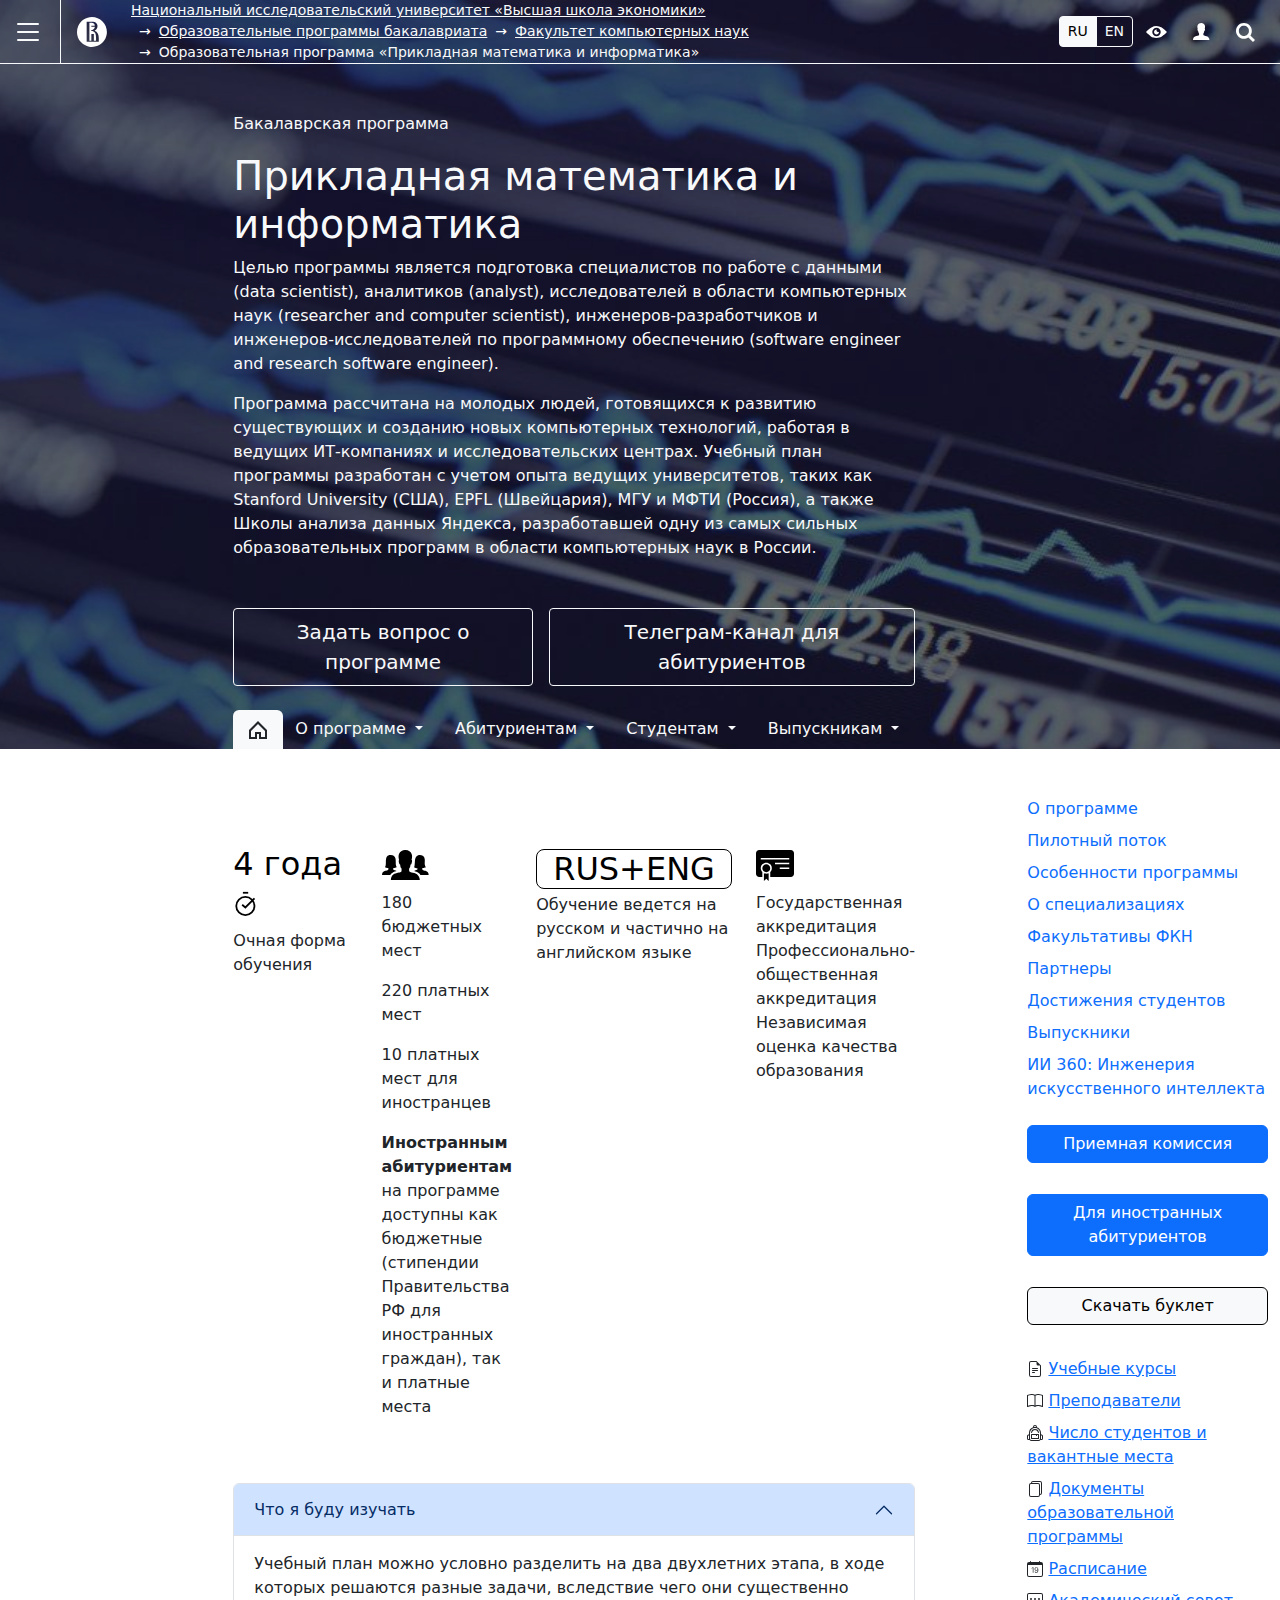
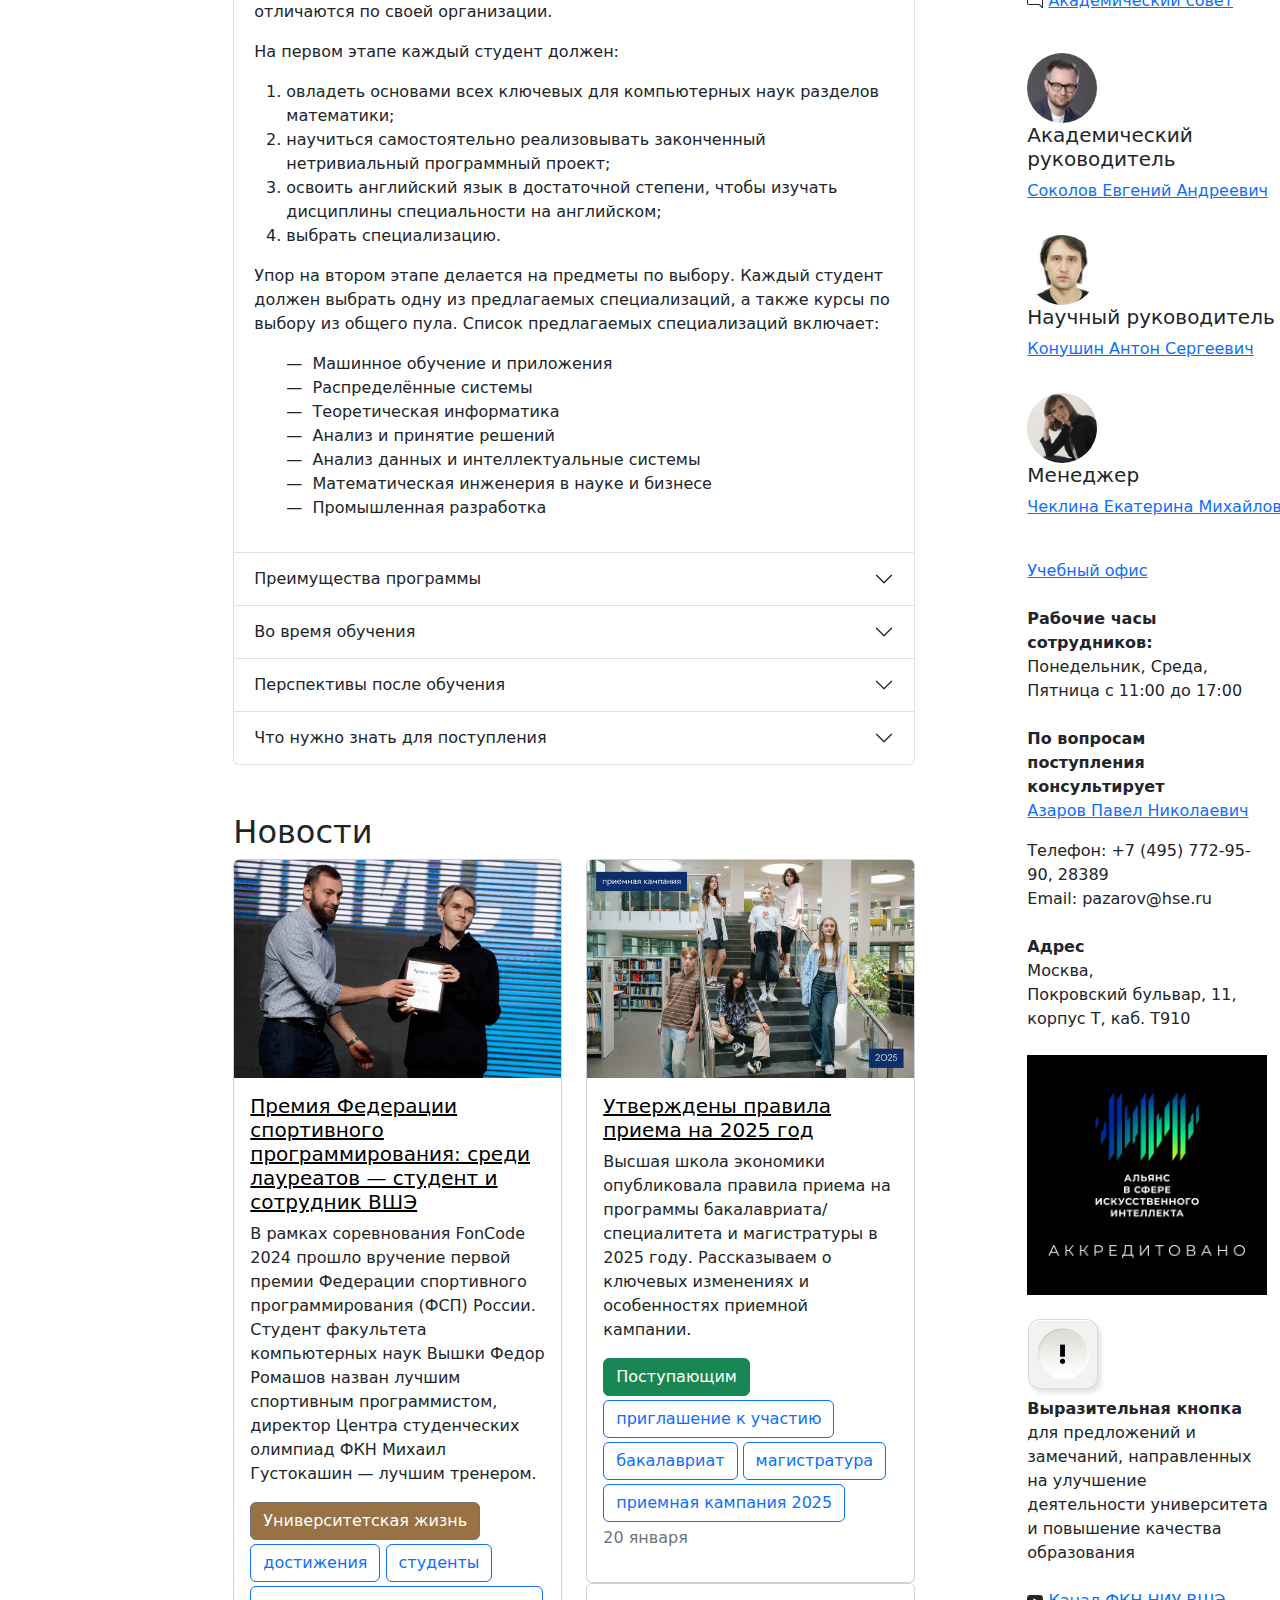
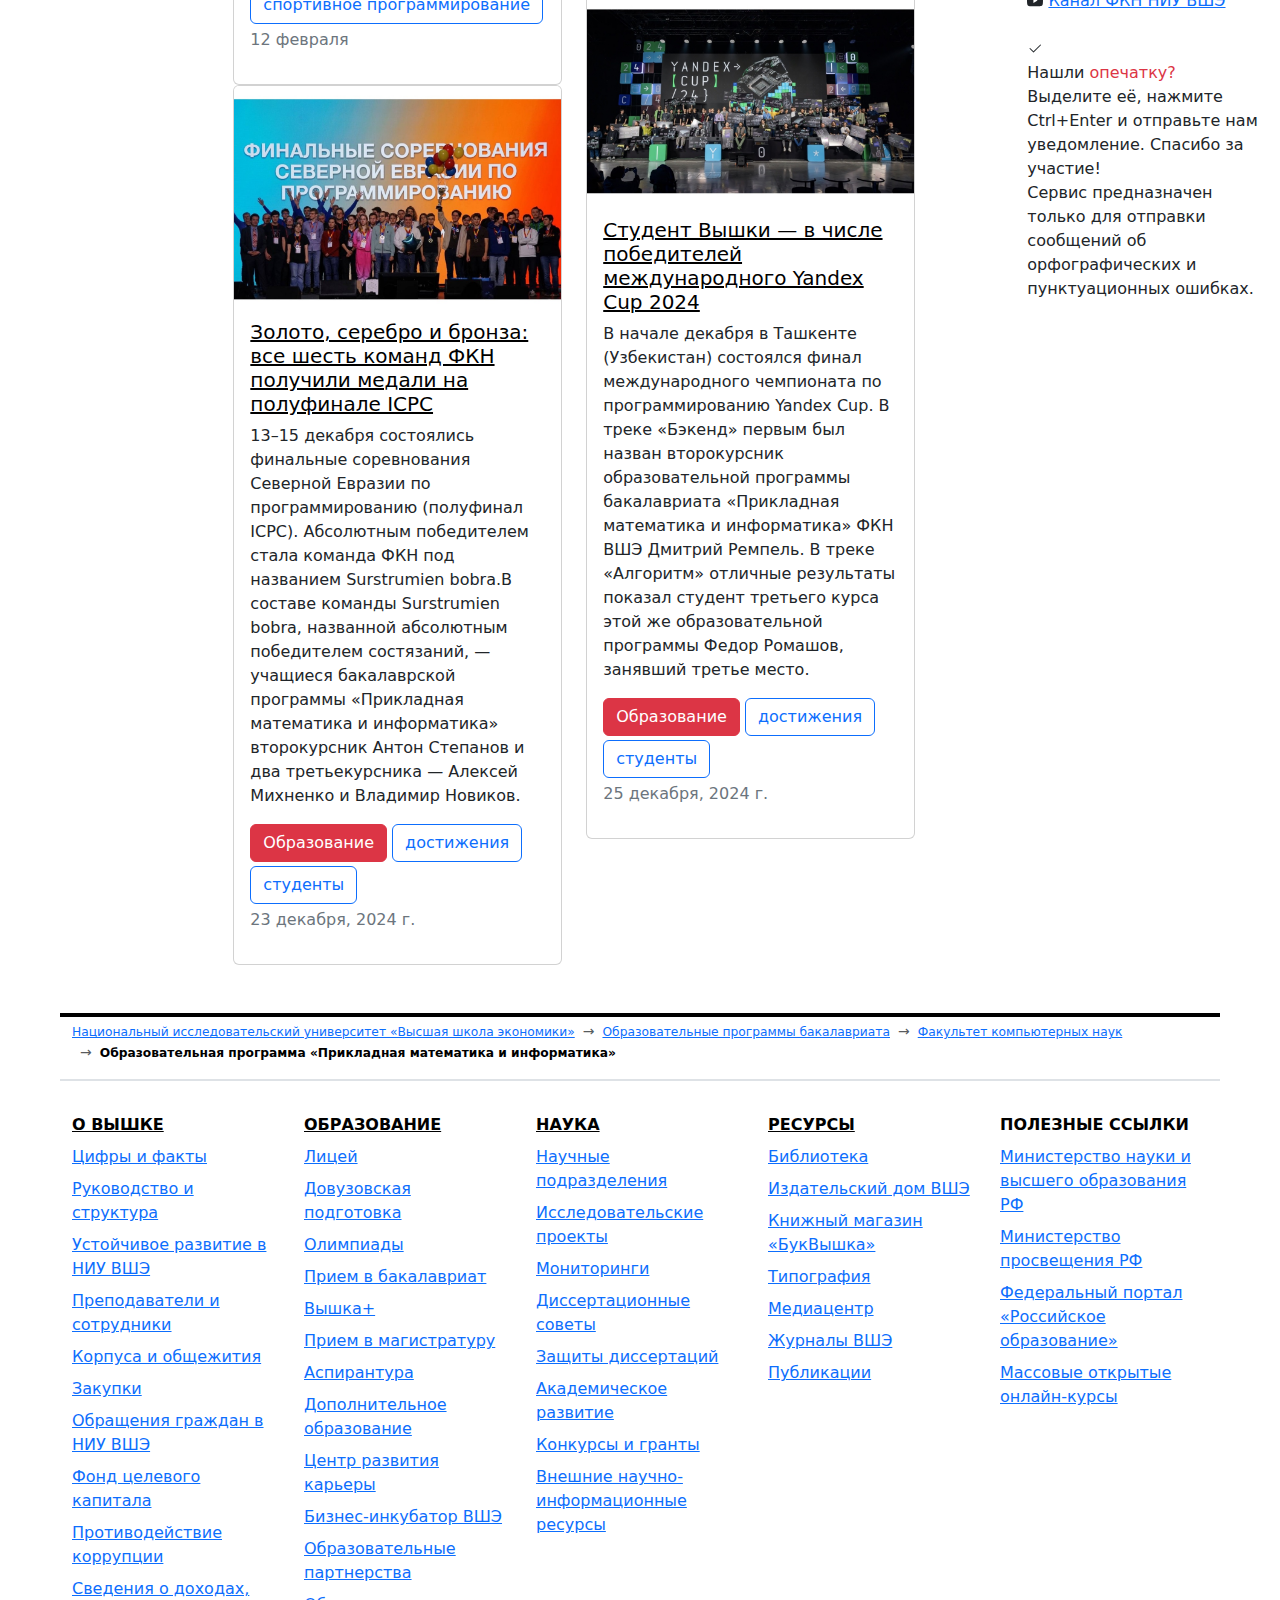
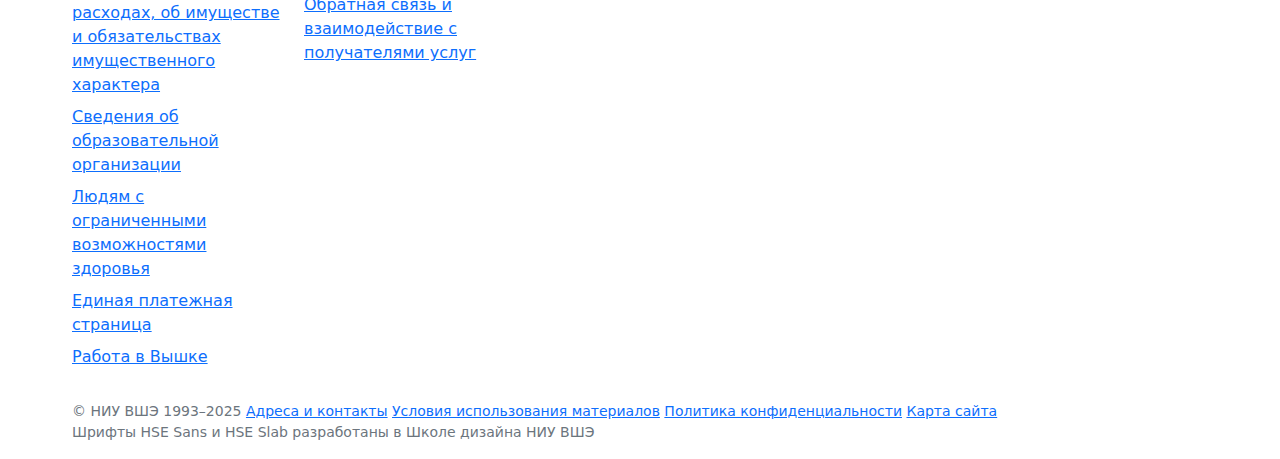
<file: index.html>
<!doctype html>
<html lang="ru">
<head>
    <meta charset="UTF-8">
    <meta name="viewport"
          content="width=device-width, user-scalable=no, initial-scale=1.0, maximum-scale=1.0, minimum-scale=1.0">
    <meta http-equiv="X-UA-Compatible" content="ie=edge">
    <link rel="icon" type="image/png" sizes="32x32" href="public/favicon_32x32.png">
    <link rel="icon" type="image/png" sizes="16x16" href="public/favicon_16x16.png">
    <link rel="stylesheet" href="bootstrap-5.3.3-dist/css/bootstrap.min.css">
    <link rel="stylesheet" href="styles.css">
    <title>Образовательная программа «Прикладная математика и информатика» — Национальный исследовательский университет
        «Высшая школа экономики»
    </title>
</head>
<body>
<div class="hero-container">
    <header class="bg-opacity-0">
        <div class="container-fluid">
            <div class="row d-flex align-items-stretch border-bottom border-1 border-light">
                <!-- Левая часть -->
                <div class="col-auto flex-shrink-0 d-flex align-items-stretch">
                    <!-- Меню -->
                    <a class="text-decoration-none text-light d-flex align-items-center border-end border-1 border-light pe-3"
                       href="#">
                        <svg xmlns="http://www.w3.org/2000/svg" width="32" height="32" fill="currentColor"
                             class="bi bi-list"
                             viewBox="0 0 16 16">
                            <path fill-rule="evenodd"
                                  d="M2.5 12a.5.5 0 0 1 .5-.5h10a.5.5 0 0 1 0 1H3a.5.5 0 0 1-.5-.5zm0-4a.5.5 0 0 1 .5-.5h10a.5.5 0 0 1 0 1H3a.5.5 0 0 1-.5-.5zm0-4a.5.5 0 0 1 .5-.5h10a.5.5 0 0 1 0 1H3a.5.5 0 0 1-.5-.5z"/>
                        </svg>
                    </a>

                    <!-- ЛОГО -->
                    <a class="navbar-brand ps-3 d-flex align-items-center" href="#">
                        <svg xmlns="http://www.w3.org/2000/svg" width="30" height="30" viewBox="0 0 309 309"
                             fill="none">
                            <path fill-rule="evenodd" clip-rule="evenodd"
                                  d="M68.4423 26.0393C93.7686 9.06174 123.545 0 154.005 0C194.846 0 234.015 16.275 262.896 45.2451C291.777 74.2153 308.005 113.508 308.01 154.481C308.013 185.039 298.984 214.911 282.065 240.321C265.145 265.731 241.094 285.537 212.953 297.234C184.813 308.931 153.847 311.993 123.972 306.034C94.0966 300.074 66.6537 285.361 45.1138 263.755C23.5739 242.148 8.90442 214.619 2.96053 184.649C-2.98335 154.678 0.0653089 123.612 11.721 95.3799C23.3767 67.1476 43.1159 43.0168 68.4423 26.0393ZM180.336 140.561C212.051 151.8 224.284 177.329 224.284 215.345V255.047H99.593V48.1729H154.908C175.847 48.1729 184.602 51.8575 194.493 59.5386C208.902 70.8654 211.166 87.3096 211.166 95.5561C211.299 106.453 207.484 117.028 200.43 125.316C195.128 132.023 188.214 137.269 180.336 140.561ZM196.038 211.485C196.038 168.722 182.396 145.328 147.339 145.328V134.927H147.553C152.962 134.963 158.306 133.751 163.173 131.385C168.041 129.018 172.301 125.561 175.624 121.28C182.066 113.463 183.387 106.093 183.688 99.5137H147.582V89.3566H183.378C182.573 82.4432 179.883 75.8863 175.604 70.4072C167.413 60.1917 155.812 58.4761 148.175 58.4761H127.771V243.779H147.582V174.57H173.554V243.652H196.038V211.485Z"
                                  fill="#FFF">
                            </path>
                        </svg>
                    </a>
                </div>

                <!-- Центральная часть -->
                <div class="col">
                    <!-- Хлебные крошки -->
                    <nav aria-label="breadcrumb" style="--bs-breadcrumb-divider: '\2192';">
                        <ol class="breadcrumb justify-content-start mb-0">
                            <li class="breadcrumb-item white small">
                                <a href="#" class="text-light">Национальный исследовательский университет «Высшая школа
                                    экономики»</a>
                            </li>
                            <li class="breadcrumb-item white small">
                                <a href="#" class="text-light ">Образовательные программы бакалавриата</a>
                            </li>
                            <li class="breadcrumb-item white small">
                                <a href="#" class="text-light ">Факультет компьютерных наук</a>
                            </li>
                            <li class="breadcrumb-item white active text-light small" aria-current="page">
                                Образовательная программа «Прикладная математика и информатика»
                            </li>
                        </ol>
                    </nav>
                </div>

                <!-- Правая часть -->
                <div class="col-auto flex-shrink-0 d-flex align-items-center">
                    <!-- Переключатель языка -->
                    <div class="btn-group btn-group-sm" role="group" aria-label="Базовая группа переключателей радио">
                        <input type="radio" class="btn-check" name="btnradio" id="btnradio1" autocomplete="off" checked>
                        <label class="btn btn-outline-light" for="btnradio1">RU</label>

                        <input type="radio" class="btn-check" name="btnradio" id="btnradio2" autocomplete="off">
                        <label class="btn btn-outline-light" for="btnradio2">EN</label>
                    </div>

                    <!-- Версия для слабовидящих -->
                    <button class="btn">
                        <svg xmlns="http://www.w3.org/2000/svg" width="21" height="12" viewBox="0 0 21 12">
                            <path d="M10.5 0c3.438 0 6.937 2.016 10.5 6.047-.844.844-1.383 1.375-1.617 1.594-.234.219-.805.703-1.711 1.453-.906.75-1.641 1.266-2.203 1.547-.563.281-1.305.578-2.227.891-.922.313-1.836.469-2.742.469-1.125 0-2.156-.141-3.094-.422-.938-.281-1.875-.766-2.813-1.453-.938-.688-1.672-1.273-2.203-1.758-.531-.484-1.328-1.273-2.391-2.367 2.031-2.031 3.836-3.539 5.414-4.523 1.578-.984 3.273-1.477 5.086-1.477zm0 10.266c1.156 0 2.148-.422 2.977-1.266.828-.844 1.242-1.844 1.242-3s-.414-2.156-1.242-3c-.828-.844-1.82-1.266-2.977-1.266-1.156 0-2.148.422-2.977 1.266-.828.844-1.242 1.844-1.242 3s.414 2.156 1.242 3c.828.844 1.82 1.266 2.977 1.266zm0-5.766c0 .438.141.797.422 1.078s.641.422 1.078.422c.313 0 .625-.109.938-.328v.328c0 .688-.234 1.273-.703 1.758-.469.484-1.047.727-1.734.727-.688 0-1.266-.242-1.734-.727-.469-.484-.703-1.07-.703-1.758s.234-1.273.703-1.758c.469-.484 1.047-.727 1.734-.727h.375c-.25.313-.375.641-.375.984z"
                                  fill="#FFF">
                            </path>
                        </svg>
                    </button>

                    <!-- Личный кабинет -->
                    <button class="btn">
                        <svg xmlns="http://www.w3.org/2000/svg" class="control_svg" width="17" height="18"
                             viewBox="0 0 17 18">
                            <path d="M13.702 13.175c.827.315 1.486.817 1.978 1.506.492.689.738 1.467.738 2.333h-16.419c0-1.417.532-2.5 1.595-3.248.394-.276 1.358-.591 2.894-.945.945-.118 1.457-.374 1.536-.768.039-.157.059-.61.059-1.358 0-.118-.039-.217-.118-.295-.157-.157-.315-.433-.472-.827-.079-.315-.157-.787-.236-1.417-.157.039-.285-.02-.384-.177-.098-.157-.177-.364-.236-.62l-.089-.443c-.157-.866-.098-1.28.177-1.24-.118-.157-.217-.532-.295-1.122-.118-.866-.059-1.634.177-2.303.276-.748.768-1.319 1.476-1.713.709-.394 1.476-.571 2.303-.532.787.039 1.506.276 2.156.709.65.433 1.093 1.024 1.329 1.772.197.551.217 1.319.059 2.303-.079.472-.157.768-.236.886.118-.039.207 0 .266.118.059.118.079.266.059.443l-.059.472c-.02.138-.049.246-.089.325l-.118.413c-.039.276-.108.472-.207.591-.098.118-.226.157-.384.118-.079.866-.217 1.476-.413 1.831 0 .039-.069.138-.207.295-.138.157-.207.256-.207.295v.65c0 .394.039.689.118.886.079.197.354.354.827.472.276.118.679.217 1.211.295.532.079.935.177 1.211.295z"
                                  fill="#FFF">
                            </path>
                        </svg>
                    </button>

                    <!-- Поиск -->
                    <button class="btn">
                        <svg xmlns="http://www.w3.org/2000/svg" class="control_svg" width="19" height="19"
                             viewBox="0 0 19 19">
                            <path d="M12.927 7.9c0-1.384-.492-2.568-1.476-3.552s-2.168-1.476-3.552-1.476-2.568.492-3.552 1.476-1.476 2.168-1.476 3.552.492 2.568 1.476 3.552 2.168 1.476 3.552 1.476 2.568-.492 3.552-1.476 1.476-2.168 1.476-3.552zm4.053 11.1l-4.603-4.592c-1.339.928-2.832 1.391-4.477 1.391-1.07 0-2.093-.208-3.069-.623-.976-.415-1.818-.976-2.525-1.683-.707-.707-1.268-1.549-1.683-2.525-.415-.976-.623-1.999-.623-3.069 0-1.07.208-2.093.623-3.069.415-.976.976-1.818 1.683-2.525.707-.707 1.549-1.268 2.525-1.683.976-.415 1.999-.623 3.069-.623 1.07 0 2.093.208 3.069.623.976.415 1.818.976 2.525 1.683.707.707 1.268 1.549 1.683 2.525.415.976.623 1.999.623 3.069 0 1.646-.464 3.138-1.391 4.477l4.603 4.603-2.031 2.02z"
                                  fill="#FFF">
                            </path>
                        </svg>
                    </button>
                </div>
            </div>
        </div>
    </header>
    <section class="container-fluid text-light">
        <div class="row mt-5 offset-2">
            <div class="col-md-10 col-lg-8">
                <article>
                    <p>Бакалаврская программа</p>
                    <h1>Прикладная математика и информатика</h1>
                    <p>Целью программы является подготовка специалистов по работе с данными (data scientist),
                        аналитиков
                        (analyst),
                        исследователей в области компьютерных наук (researcher and computer scientist),
                        инженеров-разработчиков
                        и
                        инженеров-исследователей по программному обеспечению (software engineer and research
                        software
                        engineer).
                    </p>
                    <p>Программа рассчитана на молодых людей, готовящихся к развитию существующих и созданию новых
                        компьютерных
                        технологий, работая в ведущих ИТ-компаниях и исследовательских центрах. Учебный план
                        программы
                        разработан с
                        учетом опыта ведущих университетов, таких как Stanford University (США), EPFL (Швейцария),
                        МГУ и
                        МФТИ
                        (Россия), а также Школы анализа данных Яндекса, разработавшей одну из самых сильных
                        образовательных
                        программ
                        в области компьютерных наук в России.
                    </p>
                </article>

                <!-- Кнопки -->
                <div class="d-flex gap-3 mt-5">
                    <a href="#" class="btn btn-outline-light btn-lg rounded-1">Задать вопрос о программе</a>
                    <a href="#" class="btn btn-outline-light btn-lg rounded-1">Телеграм-канал для абитуриентов</a>
                </div>

                <!-- Выпадающие меню -->
                <div class="mt-4 btn-group">

                    <!-- Домик -->
                    <a class="btn text-dark bg-light rounded-2 rounded-bottom-0" href="#">
                        <svg xmlns="http://www.w3.org/2000/svg" width="24" height="24" viewBox="0 0 24 24"
                             fill="none">
                            <path d="M12 3L3 12V21H11V16H13V21H21V12L12 3ZM19 19H15V14H9V19H5V13L12 6L19 13V19Z"
                                  fill="currentColor"></path>
                        </svg>
                    </a>

                    <!-- О программе -->
                    <div class="dropdown me-2 dropdown">
                        <button class="btn btn-outline-light dropdown-toggle rounded-bottom-0  border-0"
                                type="button" data-bs-toggle="dropdown"
                                aria-expanded="false" data-bs-auto-close="outside">
                            О программе
                        </button>
                        <ul class="dropdown-menu shadow-lg">
                            <li><a class="dropdown-item" href="#">О программе</a></li>
                            <li><a class="dropdown-item" href="#">Пилотный поток</a></li>
                            <li><a class="dropdown-item" href="#">Особенности программы</a></li>
                            <li><a class="dropdown-item" href="#">Лекторы 1-2 курсов</a></li>
                            <li>
                                <button class="dropdown-item text-decoration-underline" type="button"
                                        data-bs-toggle="collapse"
                                        data-bs-target="#collapseExample" aria-expanded="false"
                                        aria-controls="collapseExample">
                                    О специализациях
                                    <svg xmlns="http://www.w3.org/2000/svg" class="op-nav-menu__arr" width="18"
                                         height="18" viewBox="0 0 18 18" fill="none">
                                        <path fill-rule="evenodd" clip-rule="evenodd"
                                              d="M3.75 6.75L9 12L14.25 6.75H3.75Z" fill="currentColor"></path>
                                    </svg>
                                </button>
                                <div class="collapse" id="collapseExample">
                                    <div class="card card-body">
                                        <ul class="list-unstyled ps-3">
                                            <li><a class="dropdown-item" href="#">Общая информация</a></li>
                                            <li><a class="dropdown-item" href="#">«Распределённые системы»</a></li>
                                            <li><a class="dropdown-item" href="#">«Промышленная разработка»</a></li>
                                            <li><a class="dropdown-item" href="#">«Теоретическая информатика»</a>
                                            </li>
                                            <li><a class="dropdown-item" href="#">«Машинное обучение и
                                                приложения»</a></li>
                                            <li><a class="dropdown-item" href="#">«Математическая инженерия в науке
                                                и бизнесе»</a></li>
                                            <li><a class="dropdown-item" href="#">«Анализ и принятие решений»</a>
                                            </li>
                                            <li><a class="dropdown-item" href="#">«Анализ данных и интеллектуальные
                                                системы»</a></li>
                                        </ul>
                                    </div>
                                </div>
                            </li>
                            <li><a class="dropdown-item" href="#">Факультативы ФКН</a></li>
                            <li><a class="dropdown-item" href="#">Партнеры</a></li>
                            <li><a class="dropdown-item" href="#">Достижения студентов</a></li>
                            <li><a class="dropdown-item" href="#">Выпускники</a></li>
                            <li><a class="dropdown-item" href="#">Трек по Искусственному интеллекту</a></li>
                        </ul>
                    </div>

                    <!-- Абитуриентам -->
                    <div class="dropdown me-2 dropdown">
                        <button class="btn btn-outline-light dropdown-toggle border-0 rounded-bottom-0"
                                type="button" data-bs-toggle="dropdown"
                                aria-expanded="false">
                            Абитуриентам
                        </button>
                        <ul class="dropdown-menu shadow-lg">
                            <li><a class="dropdown-item" href="#">Паспорт программы</a></li>
                            <li><a class="dropdown-item" href="#">Траектории поступления</a></li>
                            <li><a class="dropdown-item" href="#">Отдел по работе с абитуриентами, студентами и
                                выпускниками</a>
                            </li>
                            <li><a class="dropdown-item" href="#">Подготовка к поступлению</a></li>
                            <li><a class="dropdown-item" href="#">Стипендии для поступивших</a></li>
                            <li><a class="dropdown-item" href="#">Будущая профессия</a></li>
                        </ul>
                    </div>

                    <!-- Студентам -->
                    <div class="dropdown me-2">
                        <button class="btn btn-outline-light dropdown-toggle border-0 rounded-bottom-0"
                                type="button" data-bs-toggle="dropdown"
                                aria-expanded="false" data-bs-auto-close="outside">
                            Студентам
                        </button>
                        <ul class="dropdown-menu shadow-lg">
                            <li><a class="dropdown-item" href="#">Доска объявлений</a></li>
                            <li><a class="dropdown-item" href="#">Онлайн-сервисы для студентов</a></li>
                            <li>
                                <button class="dropdown-item text-decoration-underline" type="button"
                                        data-bs-toggle="collapse"
                                        data-bs-target="#collapseExample1" aria-expanded="false"
                                        aria-controls="collapseExample1">
                                    Выбор траектории обучения
                                    <svg xmlns="http://www.w3.org/2000/svg" class="op-nav-menu__arr" width="18"
                                         height="18" viewBox="0 0 18 18" fill="none">
                                        <path fill-rule="evenodd" clip-rule="evenodd"
                                              d="M3.75 6.75L9 12L14.25 6.75H3.75Z" fill="currentColor"></path>
                                    </svg>
                                </button>
                                <div class="collapse" id="collapseExample1">
                                    <div class="card card-body">
                                        <ul class="list-unstyled ps-3">
                                            <li><a class="dropdown-item" href="#">Общеуниверситетские курсы</a></li>
                                            <li><a class="dropdown-item" href="#">Майноры</a></li>
                                        </ul>
                                    </div>
                                </div>
                            </li>
                            <li>
                                <button class="dropdown-item text-decoration-underline" type="button"
                                        data-bs-toggle="collapse"
                                        data-bs-target="#collapseExample2" aria-expanded="false"
                                        aria-controls="collapseExample2">
                                    Практическая подготовка
                                    <svg xmlns="http://www.w3.org/2000/svg" class="op-nav-menu__arr" width="18"
                                         height="18" viewBox="0 0 18 18" fill="none">
                                        <path fill-rule="evenodd" clip-rule="evenodd"
                                              d="M3.75 6.75L9 12L14.25 6.75H3.75Z" fill="currentColor"></path>
                                    </svg>
                                </button>
                                <div class="collapse" id="collapseExample2">
                                    <div class="card card-body">
                                        <ul class="list-unstyled ps-3">
                                            <li><a class="dropdown-item" href="#">Общая информация</a></li>
                                            <li><a class="dropdown-item" href="#">Проекты студентов</a></li>
                                            <li><a class="dropdown-item" href="#">Практики студентов</a></li>
                                            <li><a class="dropdown-item" href="#">Преддипломная практика 4 курса</a>
                                            </li>
                                            <li><a class="dropdown-item" href="#">ВКР 4 курса</a></li>
                                        </ul>
                                    </div>
                                </div>
                            </li>
                            <li><a class="dropdown-item" href="#">Project Proposal</a></li>
                            <li><a class="dropdown-item" href="#">Итоговая аттестация</a></li>
                            <li><a class="dropdown-item" href="#">Каталог ВКР</a></li>
                            <li><a class="dropdown-item" href="#">Факультативы ФКН</a></li>
                            <li>
                                <button class="dropdown-item text-decoration-underline" type="button"
                                        data-bs-toggle="collapse"
                                        data-bs-target="#collapseExample3" aria-expanded="false"
                                        aria-controls="collapseExample3">
                                    Первокурсникам
                                    <svg xmlns="http://www.w3.org/2000/svg" class="op-nav-menu__arr" width="18"
                                         height="18" viewBox="0 0 18 18" fill="none">
                                        <path fill-rule="evenodd" clip-rule="evenodd"
                                              d="M3.75 6.75L9 12L14.25 6.75H3.75Z" fill="currentColor"></path>
                                    </svg>
                                </button>
                                <div class="collapse" id="collapseExample3">
                                    <div class="card card-body">
                                        <ul class="list-unstyled ps-3">
                                            <li><a class="dropdown-item" href="#">To Do List первокурсника ПМИ</a>
                                            </li>
                                            <li><a class="dropdown-item" href="#">БЖД</a></li>
                                        </ul>
                                    </div>
                                </div>
                            </li>
                            <li><a class="dropdown-item" href="#">Перевод и восстановление на программу</a></li>
                            <li><a class="dropdown-item" href="#">Студенческая мобильность</a></li>
                            <li><a class="dropdown-item" href="#">Рейтинги</a></li>
                            <li><a class="dropdown-item" href="#">Дополнительные иностранные языки</a></li>
                            <li><a class="dropdown-item" href="#">Как поменять учебный курс</a></li>
                        </ul>
                    </div>

                    <!-- Выпускникам -->
                    <div class="dropdown me-2">
                        <button class="btn btn-outline-light dropdown-toggle border-0 rounded-bottom-0"
                                type="button" data-bs-toggle="dropdown"
                                aria-expanded="false">
                            Выпускникам
                        </button>
                        <ul class="dropdown-menu  shadow-lg">
                            <li><a class="dropdown-item" href="#">Общая информация</a></li>
                            <li><a class="dropdown-item" href="#">Центр развития карьеры</a></li>
                            <li><a class="dropdown-item" href="#">Центр по работе с выпускниками</a></li>
                            <li><a class="dropdown-item" href="#">Пропуск выпускника</a></li>
                            <li><a class="dropdown-item" href="#">HSE Alumni Ambassadors</a></li>
                            <li><a class="dropdown-item" href="#">HSE Alumni Academic Fellowship</a></li>
                        </ul>
                    </div>
                </div>
            </div>
        </div>
    </section>
</div>
<main class="container-fluid mt-5 mb-5">
    <div class="row offset-2">
        <div class="col-8">
            <section class="row pt-5">
                <div class="col">
                    <h3 class="fs-2 text-body-emphasis">4 года
                        <svg xmlns="http://www.w3.org/2000/svg" class="b-inline-icon" viewBox="0 0 18 22"
                             fill-rule="evenodd"
                             clip-rule="evenodd" width="26" height="26">
                            <g stroke="#000" stroke-width="1.5" fill="none" style="width: 26px;">
                                <path d="M10.854 1.5h-4.479"></path>
                                <circle cx="8.466" cy="12.656" r="7.716"></circle>
                                <path d="M5.762 11.625l2.704 2.336 7.716-7.757"></path>
                            </g>
                        </svg>
                    </h3>
                    <p>Очная форма обучения</p>
                </div>
                <div class="col">
                    <h3 class="fs-2 text-body-emphasis">
                        <svg xmlns="http://www.w3.org/2000/svg" width="47" height="31" viewBox="0 0 47 31">
                            <path fill="#000" fill-rule="evenodd"
                                  d="M33.026 23.242c1.459.556 2.622 1.441 3.49 2.657.868 1.215 1.302 2.587 1.302 4.115H8.856c0-2.5.937-4.41 2.813-5.73.694-.486 2.396-1.042 5.104-1.667 1.667-.208 2.57-.66 2.71-1.354.069-.278.103-1.077.103-2.396a.707.707 0 0 0-.208-.521c-.278-.278-.556-.764-.833-1.459-.14-.556-.278-1.389-.417-2.5-.278.07-.504-.035-.677-.313-.174-.278-.313-.642-.417-1.094-.104-.451-.156-.712-.156-.781-.278-1.528-.174-2.257.312-2.188-.208-.278-.382-.938-.52-1.98-.21-1.527-.105-2.882.312-4.063.486-1.32 1.354-2.326 2.604-3.02A7.473 7.473 0 0 1 23.65.008c1.389.07 2.656.487 3.802 1.25a5.721 5.721 0 0 1 2.344 3.126c.348.973.382 2.327.105 4.063-.14.834-.278 1.355-.417 1.563.208-.07.364 0 .469.208.104.209.139.47.104.782a27.2 27.2 0 0 1-.104.833 1.916 1.916 0 0 1-.157.573l-.208.73c-.07.486-.191.833-.365 1.041-.173.209-.399.278-.677.209-.139 1.528-.382 2.604-.73 3.23 0 .069-.12.243-.364.52-.243.278-.364.452-.364.521v1.146c0 .695.07 1.216.208 1.563.139.347.625.625 1.459.833.486.209 1.198.382 2.135.521.938.14 1.65.313 2.136.521zm-21.357-1.354h.104-.209.105zm-.105 0a10.154 10.154 0 0 0-2.5 1.98c-.347.763-.59 1.145-.73 1.145H0c0-2.083 1.042-3.472 3.125-4.167.07 0 .382-.07.938-.208a20.019 20.019 0 0 0 1.459-.417c.416-.139.66-.313.729-.52.07-.21.104-.765.104-1.668-1.389.14-2.5-.104-3.334-.73l.417-1.25c.07-.138.139-.33.208-.572.07-.243.105-.434.105-.573.069-.625.104-1.598.104-2.917 0-2.57.278-4.272.833-5.105.764-1.25 2.084-1.876 3.96-1.876 2.847 0 4.48 1.285 4.896 3.855.139.625.208 1.545.208 2.76v2.24c0 .765.174 1.598.521 2.501.278.556.382.868.313.938l-.625.312c-.348.14-.938.278-1.772.417-.555 0-.868.035-.937.104v1.146c0 .417.173.66.52.73.14.07.4.139.782.208.382.07.712.156.99.26.278.105.486.226.625.365.208.347.139.521-.208.521-.973.139-1.702.313-2.188.52h-.104l-.521.21h.104c.139-.07.243-.14.312-.21zm31.88-1.042c2.153.695 3.23 2.084 3.23 4.167h-8.335c-.139-.486-.694-1.146-1.667-1.98-1.18-.902-2.153-1.423-2.917-1.562h-.52c-.278 0-.504-.035-.678-.104-.173-.07-.226-.208-.156-.417.139-.208.59-.416 1.354-.625 1.042-.278 1.598-.52 1.667-.73v-1.458c-.416 0-1.042-.07-1.875-.208a20.855 20.855 0 0 1-1.146-.417c-.278-.139-.278-.52 0-1.146.208-.486.382-2.257.52-5.313.14-3.056 1.077-4.931 2.814-5.626 1.736-.695 3.403-.59 5 .313 1.39.833 2.084 2.361 2.084 4.584 0 .277-.017.798-.052 1.562a41.79 41.79 0 0 0-.052 1.771c0 .417.07.938.208 1.563.14.625.348 1.146.626 1.563.208.347.208.556 0 .625-.07.07-.174.104-.313.104s-.243.035-.313.104l-1.25.313c-.278.07-.729.104-1.354.104 0 1.111.035 1.702.104 1.771.208.209.486.382.834.521a5.47 5.47 0 0 0 1.198.313c.451.07.781.139.99.208z"/>
                        </svg>
                    </h3>
                    <p>180 бюджетных мест</p>

                    <p>220 платных мест</p>

                    <p>10 платных мест для иностранцев</p>

                    <b>Иностранным абитуриентам</b>
                    <p>на программе доступны как бюджетные (стипендии Правительства РФ для иностранных граждан), так и
                        платные
                        места</p>

                </div>
                <div class="col">
                    <div class="fs-2 text-body-emphasis">
                        <span class="border border-black rounded-3"><span class="p-3">RUS+ENG</span></span>
                    </div>
                    <p>Обучение ведется на русском и частично на английском языке</p>
                </div>
                <div class="col">
                    <h3 class="fs-2 text-body-emphasis">
                        <svg xmlns="http://www.w3.org/2000/svg" width="38" height="31" viewBox="0 0 38 31">
                            <path fill="#000" fill-rule="evenodd"
                                  d="M14.25 26.917h20.583c.858 0 1.6-.305 2.227-.916.627-.61.94-1.36.94-2.251V3.167c0-.891-.313-1.641-.94-2.252C36.433.305 35.69 0 34.833 0H3.167C2.309 0 1.567.305.94.915.313 1.525 0 2.276 0 3.167V23.75c0 .89.313 1.641.94 2.251.627.61 1.369.916 2.227.916h3.166v-4.85a5.423 5.423 0 0 1-1.162-1.731 5.382 5.382 0 0 1-.421-2.128c0-1.517.544-2.82 1.633-3.909 1.088-1.088 2.391-1.632 3.909-1.632 1.517 0 2.82.544 3.909 1.632 1.088 1.089 1.632 2.392 1.632 3.91 0 .758-.14 1.467-.42 2.127a5.423 5.423 0 0 1-1.163 1.732v4.849zm-6.333-3.711v7.817l2.375-2.375 2.375 2.375v-7.817a6.629 6.629 0 0 1-1.138.396 5.082 5.082 0 0 1-1.237.148c-.43 0-.841-.05-1.237-.148a6.629 6.629 0 0 1-1.138-.396zM33.25 7.916V9.5H4.75V7.917h28.5zm0 4.75v1.584H19v-1.583h14.25zm0 4.75V19h-9.5v-1.583h9.5zm-22.958 4.75c1.088 0 2.02-.387 2.795-1.162.775-.775 1.163-1.707 1.163-2.796 0-1.088-.388-2.02-1.163-2.795-.775-.775-1.707-1.163-2.795-1.163-1.089 0-2.02.388-2.796 1.163-.775.775-1.163 1.707-1.163 2.795 0 1.089.388 2.02 1.163 2.796.775.775 1.707 1.163 2.796 1.163z"/>
                        </svg>
                    </h3>
                    <a href="#" class="link-dark link-underline link-underline-opacity-0 red-link">Государственная
                        аккредитация</a><br>

                    <a href="#" class="link-dark link-underline link-underline-opacity-0 red-link">Профессионально-общественная
                        аккредитация</a><br>

                    <a href="#" class="link-dark link-underline link-underline-opacity-0 red-link">Независимая оценка
                        качества
                        образования</a><br>
                </div>
            </section>
            <section class="row pt-5">
                <div class="col">
                    <div class="accordion" id="accordionExample">

                        <div class="accordion-item">
                            <h2 class="accordion-header">
                                <button class="accordion-button" type="button" data-bs-toggle="collapse"
                                        data-bs-target="#collapseOne" aria-expanded="true" aria-controls="collapseOne">
                                    Что я буду изучать
                                </button>
                            </h2>

                            <div id="collapseOne" class="accordion-collapse collapse show"
                            >
                                <div class="accordion-body">
                                    <p>
                                        Учебный план можно условно разделить на два двухлетних этапа, в ходе которых
                                        решаются разные задачи, вследствие чего они существенно отличаются по своей
                                        организации.
                                    </p>
                                    <p>
                                        На первом этапе каждый студент должен:
                                    </p>
                                    <ol>
                                        <li>
                                            овладеть основами всех ключевых для компьютерных наук разделов математики;
                                        </li>
                                        <li>
                                            научиться самостоятельно реализовывать законченный нетривиальный программный
                                            проект;
                                        </li>
                                        <li>
                                            освоить английский язык в достаточной степени, чтобы изучать дисциплины
                                            специальности на английском;
                                        </li>
                                        <li>
                                            выбрать специализацию.
                                        </li>
                                    </ol>
                                    <p>
                                        Упор на втором этапе делается на предметы по выбору. Каждый студент должен
                                        выбрать одну из предлагаемых специализаций, а также курсы по выбору из общего
                                        пула. Список предлагаемых специализаций включает:
                                    </p>
                                    <ul class="list-ul-dash">
                                        <li>
                                            Машинное обучение и приложения
                                        </li>
                                        <li>
                                            Распределённые системы
                                        </li>
                                        <li>
                                            Теоретическая информатика
                                        </li>
                                        <li>
                                            Анализ и принятие решений
                                        </li>
                                        <li>
                                            Анализ данных и интеллектуальные системы
                                        </li>
                                        <li>
                                            Математическая инженерия в науке и бизнесе
                                        </li>
                                        <li>
                                            Промышленная разработка
                                        </li>
                                    </ul>
                                </div>
                            </div>
                        </div>

                        <div class="accordion-item">
                            <h2 class="accordion-header">
                                <button class="accordion-button collapsed" type="button" data-bs-toggle="collapse"
                                        data-bs-target="#collapseTwo" aria-expanded="true" aria-controls="collapseTwo">
                                    Преимущества программы
                                </button>
                            </h2>

                            <div id="collapseTwo" class="accordion-collapse collapse"
                            >
                                <div class="accordion-body">
                                    <ol>
                                        <li><b>Обучение на уникальном совместном факультете НИУ ВШЭ и "Яндекса"</b><br>
                                            В 2014 году Высшая школа экономики и компания Яндекс учредили факультет
                                            компьютерных наук, где сочетание академической теории и практического опыта
                                            позволяет обучать специалистов, готовых к мгновенному включению в работу по
                                            решению широкого спектра IT-задач сразу по окончании университета.
                                        </li>
                                        <li>
                                            <b>Высокий уровень подготовки</b><br>
                                            Программа обучения сформирована с учетом опыта ведущих американских и
                                            европейских университетов, таких как Stanford University (США) и EPFL
                                            (Швейцария), а также Школы анализа данных Яндекса.
                                        </li>
                                        <li>
                                            <b>Сильный преподавательский состав</b><br>
                                            В числе преподавателей факультета – сотрудники высокотехнологичных компаний
                                            (Яндекс, Google и других), представители лучших российских научных групп в
                                            области IT (Института проблем передачи информации им. А.А. Харкевича РАН,
                                            Института системного анализа РАН, Вычислительного центра им. А.А.
                                            Дородницына РАН), победители международных чемпионатов по программированию
                                            по системе АСМ и международных математических олимпиад.
                                        </li>
                                        <li>
                                            <b>Индивидуальная образовательная траектория</b><br>
                                            На первых двух курсах студенты могут выбирать между основным и <a href="#"
                                                                                                              class="red-link">пилотным
                                            потоком</a> с углубленной программой. На старших курсах студенты выбирают
                                            <a href="#" class="red-link">специализацию</a> и курсы по выбору из общего
                                            списка. При выборе темы курсового
                                            проекта или ВКР нет привязки к темам выбранной специализации. Студент может
                                            выбрать руководителя из числа преподавателей другой специализации,
                                            факультета или ВУЗа. Многие пишут работы под руководством опытного практика
                                            из индустрии. Студенты, находящиеся на мобильности за рубежом, могут
                                            сотрудничать с зарубежными исследователями и защищать работу потом на ФКН.
                                            <a href="#" class="red-link">Факультативы</a> ФКН могут удовлетворить запрос
                                            на получение дополнительных
                                            технических навыков или погружение в дополнительные темы по математике за
                                            рамками обязательной программы. Лучшие студенты программы изучают курсы в
                                            Школе анализа данных Яндекса.
                                        </li>
                                        <li>
                                            <b>Активная проектно-исследовательская работа</b><br>
                                            Практическая работа занимает заметную часть программы и начинается со
                                            второго курса, на котором все студенты должны выполнить курсовой проект под
                                            руководством ментора из ИТ-индустрии. На третьем-четвёртом курсе студент
                                            может переключиться на исследовательскую работу или продолжить
                                            практико-ориентированные проекты уже в команде, по задачам, которые
                                            предлагают партнёры факультета.
                                        </li>
                                        <li>
                                            <b>Финансовая поддержка лучших студентов</b><br>
                                            Призеры и победители Всероссийской олимпиады школьников по информатике,
                                            математике и физике получают <a href="#" class="red-link">стипендию ФКН для
                                            победителей и призеров
                                            Всероссийской олимпиады школьников</a> в течение первого года обучения. На
                                            факультете действует <a href="#" class="red-link">стипендиальная программа
                                            имени компании Яндекс</a>.
                                            Претендовать на стипендию могут наиболее активные и успешные в учебе
                                            студенты (уже с первого года обучения) и аспиранты ВШЭ.
                                        </li>
                                    </ol>
                                </div>
                            </div>
                        </div>

                        <div class="accordion-item">
                            <h2 class="accordion-header">
                                <button class="accordion-button collapsed" type="button" data-bs-toggle="collapse"
                                        data-bs-target="#collapseThree" aria-expanded="true"
                                        aria-controls="collapseThree">
                                    Во время обучения
                                </button>
                            </h2>

                            <div id="collapseThree" class="accordion-collapse collapse"
                            >
                                <div class="accordion-body">
                                    <p>
                                        Проектной и научно-исследовательской работе студента посвящается заметная часть
                                        образовательной программы. В неё входит курсовые проекты на 2-3 курсах,
                                        выпускная квалификационная работа (ВКР) на 4-м курсе, научный семинар на 3-4
                                        курсах, а также учебная и производственная летние практики и преддипломная
                                        практика.
                                    </p>
                                    <p>
                                        Подробнее о проектах на сайте <a href="#" class="red-link">Центра практик,
                                        проектной работы и
                                        предпринимательства ФКН</a>.
                                    </p>
                                </div>
                            </div>
                        </div>

                        <div class="accordion-item">
                            <h2 class="accordion-header">
                                <button class="accordion-button collapsed" type="button" data-bs-toggle="collapse"
                                        data-bs-target="#collapseForth" aria-expanded="true"
                                        aria-controls="collapseForth">
                                    Перспективы после обучения
                                </button>
                            </h2>

                            <div id="collapseForth" class="accordion-collapse collapse"
                            >
                                <div class="accordion-body">
                                    <p>
                                        Выпускники программы могут строить карьеру в разных направлениях. Поле
                                        деятельности огромно: искусственный интеллект и системное программирование,
                                        разработка программного обеспечения и компьютерных игр, анализ данных,
                                        компьютерная лингвистика, интернет-программирование, разработка рекомендательных
                                        систем — и это далеко не полный список.
                                    </p>
                                    <p>
                                        Компьютерные технологии применимы во всех областях, где есть большие потоки
                                        информации. Это не только IT, но и геология, медицина, авиация, банковская
                                        сфера, реклама и телекоммуникации. Благодаря анализу данных компании могут
                                        достичь более высоких результатов. В частности, компьютерные технологии уже
                                        приносят огромную прибыль банкам и игрокам фондового рынка. При этом
                                        специалистов в области информационных технологий не хватает, поэтому они очень
                                        востребованы.
                                    </p>
                                </div>
                            </div>
                        </div>

                        <div class="accordion-item">
                            <h2 class="accordion-header">
                                <button class="accordion-button collapsed" type="button" data-bs-toggle="collapse"
                                        data-bs-target="#collapseFifth" aria-expanded="true"
                                        aria-controls="collapseFifth">
                                    Что нужно знать для поступления
                                </button>
                            </h2>

                            <div id="collapseFifth" class="accordion-collapse collapse"
                            >
                                <div class="accordion-body">
                                    <p>
                                        Образовательная программа «Прикладная математика и информатика» предлагает 180
                                        бюджетных мест, 220 платных мест, 10 платных мест для иностранцев.
                                    </p>
                                    <p>
                                        Поступить на программу можно по результатам:
                                    </p>
                                    <ol>
                                        <li><a href="#" class="red-link">Олимпиады для школьников</a></li>
                                        Победители и призеры некоторых олимпиад для школьников имеют право на прием
                                        без
                                        вступительных испытаний, либо право учесть результат олимпиады как
                                        максимальное
                                        количество баллов ЕГЭ (100 баллов) по общеобразовательному предмету.
                                        <li>Вступительных испытаний</li>
                                    </ol>
                                    <a href="#" class="red-link">Состав вступительных испытаний и минимальные баллы</a>,
                                    подтверждающие успешное прохождение вступительных испытаний:
                                    <ul class="list-ul-dash">
                                        <li>Информатика и информационно-коммуникационные технологии (минимальный балл:
                                            75)
                                        </li>
                                        <li>Математика (минимальный балл: 75)</li>
                                        <li>Русский язык (минимальный балл: 60)</li>
                                    </ul>
                                    <p>При поступлении учитываются индивидуальные достижения абитуриентов, а также можно
                                        поступить по особому праву в рамках федеральной льготы, по отдельной квоте. </p>
                                    <p>Подробную информацию о правилах приема можно найти на странице <a href="#"
                                                                                                         class="red-link">
                                        Траектория
                                        поступления</a> и <a href="#" class="red-link">страничке для поступающих в
                                        бакалавриат НИУ ВШЭ</a>.</p>

                                </div>
                            </div>
                        </div>


                    </div>
                </div>
            </section>
            <section class="row pt-5">
                <div class="col">
                    <h2>Новости</h2>
                    <div class="row">
                        <div class="col">
                            <div class="card">
                                <img src="public/3рис%201.png" class="card-img-top" alt="...">
                                <div class="card-body">
                                    <h5 class="card-title"><a href="#" class="red-link text-black">Премия Федерации
                                        спортивного
                                        программирования: среди лауреатов — студент и сотрудник ВШЭ</a>
                                    </h5>
                                    <p class="card-text">В рамках соревнования FonCode 2024 прошло вручение первой
                                        премии
                                        Федерации спортивного программирования (ФСП) России. Студент факультета
                                        компьютерных
                                        наук Вышки Федор Ромашов назван лучшим спортивным программистом, директор Центра
                                        студенческих олимпиад ФКН Михаил Густокашин — лучшим тренером.
                                    </p>
                                    <a href="#" class="btn btn-secondary mb-1" style="background: #987244">Университетская
                                        жизнь</a>
                                    <a href="#" class="btn btn-outline-primary mb-1">достижения</a>
                                    <a href="#" class="btn btn-outline-primary mb-1">студенты</a>
                                    <a href="#" class="btn btn-outline-primary mb-1">спортивное программирование</a>
                                    <p class="text-secondary">12 февраля</p>
                                </div>
                            </div>

                            <div class="card">
                                <img src="public/1pic1.jpg" class="card-img-top" alt="...">
                                <div class="card-body">
                                    <h5 class="card-title"><a href="#" class="red-link text-black">Золото, серебро и
                                        бронза: все шесть команд ФКН получили медали на полуфинале ICPC</a>
                                    </h5>
                                    <p class="card-text">13–15 декабря состоялись финальные соревнования Северной
                                        Евразии по программированию (полуфинал ICPC). Абсолютным победителем стала
                                        команда ФКН под названием Surstrumien bobra.В составе команды Surstrumien bobra,
                                        названной абсолютным победителем состязаний, — учащиеся бакалаврской программы
                                        «Прикладная математика и информатика» второкурсник Антон Степанов и два
                                        третьекурсника — Алексей Михненко и Владимир Новиков.
                                    </p>
                                    <a href="#" class="btn btn-danger mb-1">Образование</a>
                                    <a href="#" class="btn btn-outline-primary mb-1">достижения</a>
                                    <a href="#" class="btn btn-outline-primary mb-1">студенты</a>
                                    <p class="text-secondary">23 декабря, 2024 г.</p>
                                </div>
                            </div>
                        </div>
                        <div class="col">
                            <div class="card">
                                <img src="public/3Колонка%202025%20(2)-10.jpg" class="card-img-top" alt="...">
                                <div class="card-body">
                                    <h5 class="card-title"><a href="#" class="red-link text-black">Утверждены правила
                                        приема на 2025 год</a>
                                    </h5>
                                    <p class="card-text">Высшая школа экономики опубликовала правила приема на программы
                                        бакалавриата/специалитета и магистратуры в 2025 году. Рассказываем о ключевых
                                        изменениях и особенностях приемной кампании.
                                    </p>
                                    <a href="#" class="btn btn-success mb-1">Поступающим</a>
                                    <a href="#" class="btn btn-outline-primary mb-1">приглашение к участию</a>
                                    <a href="#" class="btn btn-outline-primary mb-1">бакалавриат</a>
                                    <a href="#" class="btn btn-outline-primary mb-1">магистратура</a>
                                    <a href="#" class="btn btn-outline-primary mb-1">приемная кампания 2025</a>
                                    <p class="text-secondary">20 января</p>
                                </div>
                            </div>

                            <div class="card">
                                <img src="public/3pic1-.jpg" class="card-img-top" alt="...">
                                <div class="card-body">
                                    <h5 class="card-title"><a href="#" class="red-link text-black">Студент Вышки — в
                                        числе победителей международного Yandex Cup 2024</a>
                                    </h5>
                                    <p class="card-text">В начале декабря в Ташкенте (Узбекистан) состоялся финал
                                        международного чемпионата по программированию Yandex Cup. В треке «Бэкенд»
                                        первым был назван второкурсник образовательной программы бакалавриата
                                        «Прикладная математика и информатика» ФКН ВШЭ Дмитрий Ремпель. В треке
                                        «Алгоритм» отличные результаты показал студент третьего курса этой же
                                        образовательной программы Федор Ромашов, занявший третье место.
                                    </p>
                                    <a href="#" class="btn btn-danger mb-1">Образование</a>
                                    <a href="#" class="btn btn-outline-primary mb-1">достижения</a>
                                    <a href="#" class="btn btn-outline-primary mb-1">студенты</a>
                                    <p class="text-secondary">25 декабря, 2024 г.</p>
                                </div>
                            </div>
                        </div>
                    </div>

                </div>
            </section>
        </div>

        <!-- боковая панель -->
        <aside class="offset-1 col-3">

            <!-- Ссылки сверху -->
            <div class="mb-4">
                <a href="#" class="link-underline link-underline-opacity-0 red-link d-block mb-2">О программе</a>
                <a href="#" class="link-underline link-underline-opacity-0 red-link d-block mb-2">Пилотный поток</a>
                <a href="#" class="link-underline link-underline-opacity-0 red-link d-block mb-2">Особенности
                    программы</a>
                <a href="#" class="link-underline link-underline-opacity-0 red-link d-block mb-2">О специализациях</a>
                <a href="#" class="link-underline link-underline-opacity-0 red-link d-block mb-2">Факультативы ФКН</a>
                <a href="#" class="link-underline link-underline-opacity-0 red-link d-block mb-2">Партнеры</a>
                <a href="#" class="link-underline link-underline-opacity-0 red-link d-block mb-2">Достижения
                    студентов</a>
                <a href="#" class="link-underline link-underline-opacity-0 red-link d-block mb-2">Выпускники</a>
                <a href="#" class="link-underline link-underline-opacity-0 red-link d-block mb-2">ИИ 360: Инженерия
                    искусственного
                    интеллекта</a>
            </div>

            <!-- Кнопочки -->
            <div class="mb-4">
                <div class="btn-group-vertical">
                    <button class="btn btn-primary mb-2 rounded">Приемная комиссия</button>
                    <br>
                    <button class="btn btn-primary mb-2 rounded">Для иностранных абитуриентов</button>
                    <br>
                    <button class="btn btn-light mb-2 rounded border border-1 border-black">Скачать буклет</button>
                </div>
            </div>

            <!-- Ссылочки под кнопками -->
            <div class="mb-4">
                <div class="mb-2">
                    <svg xmlns="http://www.w3.org/2000/svg" width="16" height="16" fill="currentColor"
                         class="bi bi-file-earmark-text" viewBox="0 0 16 16">
                        <path d="M5.5 7a.5.5 0 0 0 0 1h5a.5.5 0 0 0 0-1h-5zM5 9.5a.5.5 0 0 1 .5-.5h5a.5.5 0 0 1 0 1h-5a.5.5 0 0 1-.5-.5zm0 2a.5.5 0 0 1 .5-.5h2a.5.5 0 0 1 0 1h-2a.5.5 0 0 1-.5-.5z"/>
                        <path d="M9.5 0H4a2 2 0 0 0-2 2v12a2 2 0 0 0 2 2h8a2 2 0 0 0 2-2V4.5L9.5 0zm0 1v2A1.5 1.5 0 0 0 11 4.5h2V14a1 1 0 0 1-1 1H4a1 1 0 0 1-1-1V2a1 1 0 0 1 1-1h5.5z"/>
                    </svg>
                    <a href="#" class="red-link">Учебные курсы</a>
                </div>

                <div class="mb-2">
                    <svg xmlns="http://www.w3.org/2000/svg" width="16" height="16" fill="currentColor"
                         class="bi bi-book" viewBox="0 0 16 16">
                        <path d="M1 2.828c.885-.37 2.154-.769 3.388-.893 1.33-.134 2.458.063 3.112.752v9.746c-.935-.53-2.12-.603-3.213-.493-1.18.12-2.37.461-3.287.811V2.828zm7.5-.141c.654-.689 1.782-.886 3.112-.752 1.234.124 2.503.523 3.388.893v9.923c-.918-.35-2.107-.692-3.287-.81-1.094-.111-2.278-.039-3.213.492V2.687zM8 1.783C7.015.936 5.587.81 4.287.94c-1.514.153-3.042.672-3.994 1.105A.5.5 0 0 0 0 2.5v11a.5.5 0 0 0 .707.455c.882-.4 2.303-.881 3.68-1.02 1.409-.142 2.59.087 3.223.877a.5.5 0 0 0 .78 0c.633-.79 1.814-1.019 3.222-.877 1.378.139 2.8.62 3.681 1.02A.5.5 0 0 0 16 13.5v-11a.5.5 0 0 0-.293-.455c-.952-.433-2.48-.952-3.994-1.105C10.413.809 8.985.936 8 1.783z"/>
                    </svg>
                    <a href="#" class="red-link">Преподаватели</a>
                </div>
                <div class="mb-2">
                    <svg xmlns="http://www.w3.org/2000/svg" width="16" height="16" fill="currentColor"
                         class="bi bi-backpack2" viewBox="0 0 16 16">
                        <path d="M4.04 7.43a4 4 0 0 1 7.92 0 .5.5 0 1 1-.99.14 3 3 0 0 0-5.94 0 .5.5 0 1 1-.99-.14Z"/>
                        <path fill-rule="evenodd"
                              d="M4 9.5a.5.5 0 0 1 .5-.5h7a.5.5 0 0 1 .5.5v4a.5.5 0 0 1-.5.5h-7a.5.5 0 0 1-.5-.5v-4Zm1 .5v3h6v-3h-1v.5a.5.5 0 0 1-1 0V10H5Z"/>
                        <path d="M6 2.341V2a2 2 0 1 1 4 0v.341c2.33.824 4 3.047 4 5.659v1.191l1.17.585a1.5 1.5 0 0 1 .83 1.342V13.5a1.5 1.5 0 0 1-1.5 1.5h-1c-.456.607-1.182 1-2 1h-7a2.497 2.497 0 0 1-2-1h-1A1.5 1.5 0 0 1 0 13.5v-2.382a1.5 1.5 0 0 1 .83-1.342L2 9.191V8a6.002 6.002 0 0 1 4-5.659ZM7 2v.083a6.04 6.04 0 0 1 2 0V2a1 1 0 0 0-2 0ZM3 13.5A1.5 1.5 0 0 0 4.5 15h7a1.5 1.5 0 0 0 1.5-1.5V8A5 5 0 0 0 3 8v5.5Zm-1-3.19-.724.362a.5.5 0 0 0-.276.447V13.5a.5.5 0 0 0 .5.5H2v-3.691Zm12 0V14h.5a.5.5 0 0 0 .5-.5v-2.382a.5.5 0 0 0-.276-.447L14 10.309Z"/>
                    </svg>
                    <a href="#" class="red-link">Число студентов и вакантные места</a>
                </div>
                <div class="mb-2">
                    <svg xmlns="http://www.w3.org/2000/svg" width="16" height="16" fill="currentColor"
                         class="bi bi-files" viewBox="0 0 16 16">
                        <path d="M13 0H6a2 2 0 0 0-2 2 2 2 0 0 0-2 2v10a2 2 0 0 0 2 2h7a2 2 0 0 0 2-2 2 2 0 0 0 2-2V2a2 2 0 0 0-2-2zm0 13V4a2 2 0 0 0-2-2H5a1 1 0 0 1 1-1h7a1 1 0 0 1 1 1v10a1 1 0 0 1-1 1zM3 4a1 1 0 0 1 1-1h7a1 1 0 0 1 1 1v10a1 1 0 0 1-1 1H4a1 1 0 0 1-1-1V4z"/>
                    </svg>
                    <a href="#" class="red-link">Документы образовательной программы</a>
                </div>
                <div class="mb-2">
                    <svg xmlns="http://www.w3.org/2000/svg" width="16" height="16" fill="currentColor"
                         class="bi bi-calendar-date" viewBox="0 0 16 16">
                        <path d="M6.445 11.688V6.354h-.633A12.6 12.6 0 0 0 4.5 7.16v.695c.375-.257.969-.62 1.258-.777h.012v4.61h.675zm1.188-1.305c.047.64.594 1.406 1.703 1.406 1.258 0 2-1.066 2-2.871 0-1.934-.781-2.668-1.953-2.668-.926 0-1.797.672-1.797 1.809 0 1.16.824 1.77 1.676 1.77.746 0 1.23-.376 1.383-.79h.027c-.004 1.316-.461 2.164-1.305 2.164-.664 0-1.008-.45-1.05-.82h-.684zm2.953-2.317c0 .696-.559 1.18-1.184 1.18-.601 0-1.144-.383-1.144-1.2 0-.823.582-1.21 1.168-1.21.633 0 1.16.398 1.16 1.23z"/>
                        <path d="M3.5 0a.5.5 0 0 1 .5.5V1h8V.5a.5.5 0 0 1 1 0V1h1a2 2 0 0 1 2 2v11a2 2 0 0 1-2 2H2a2 2 0 0 1-2-2V3a2 2 0 0 1 2-2h1V.5a.5.5 0 0 1 .5-.5zM1 4v10a1 1 0 0 0 1 1h12a1 1 0 0 0 1-1V4H1z"/>
                    </svg>
                    <a href="#" class="red-link">Расписание</a>
                </div>
                <div>
                    <svg xmlns="http://www.w3.org/2000/svg" width="16" height="16" fill="currentColor"
                         class="bi bi-chat-right-dots" viewBox="0 0 16 16">
                        <path d="M2 1a1 1 0 0 0-1 1v8a1 1 0 0 0 1 1h9.586a2 2 0 0 1 1.414.586l2 2V2a1 1 0 0 0-1-1H2zm12-1a2 2 0 0 1 2 2v12.793a.5.5 0 0 1-.854.353l-2.853-2.853a1 1 0 0 0-.707-.293H2a2 2 0 0 1-2-2V2a2 2 0 0 1 2-2h12z"/>
                        <path d="M5 6a1 1 0 1 1-2 0 1 1 0 0 1 2 0zm4 0a1 1 0 1 1-2 0 1 1 0 0 1 2 0zm4 0a1 1 0 1 1-2 0 1 1 0 0 1 2 0z"/>
                    </svg>
                    <a href="#" class="red-link">Академический совет</a>
                </div>
            </div>

            <!-- Карточки чуваков -->
            <div class="mb-4">
                <div class="card border-0" style="width: 20rem;">
                    <div class="card-body ps-0">
                        <img src="public/5278-6826e64a-f0bb-46bf-b4a7-7aa79a71171e.jpeg" alt=""
                             class="card-img-top rounded-circle" style="width: 70px;">
                        <h5 class="card-title">Академический руководитель</h5>
                        <a href="#" class="card-text">Соколов Евгений Андреевич</a>
                    </div>
                </div>

                <div class="card border-0" style="width: 20rem;">
                    <div class="card-body ps-0">
                        <img src="public/90560.jpg" alt=""
                             class="card-img-top rounded-circle" style="width: 70px;">
                        <h5 class="card-title">Научный руководитель</h5>
                        <a href="#" class="card-text">Конушин Антон Сергеевич</a>
                    </div>
                </div>

                <div class="card border-0" style="width: 20rem;">
                    <div class="card-body ps-0">
                        <img src="public/109408.jpg" alt=""
                             class="card-img-top rounded-circle" style="width: 70px;">
                        <h5 class="card-title">Менеджер</h5>
                        <a href="#" class="card-text">Чеклина Екатерина Михайловна</a>
                    </div>
                </div>
            </div>

            <div class="mb-4"><a href="#" class="red-link">Учебный офис</a></div>

            <div class="mb-4">
                <b>Рабочие часы сотрудников:</b>
                <p>Понедельник, Среда, Пятница с 11:00 до 17:00</p>
            </div>

            <div class="mb-4">
                <b>По вопросам поступления консультирует</b>
                <p><a href="#" class="red-link">Азаров Павел Николаевич</a></p>
                <p>Телефон: +7 (495) 772-95-90, 28389 <br>
                    Email: pazarov@hse.ru</p>
            </div>

            <div class="mb-4">
                <b>Адрес</b>
                <p>Москва, <br>
                    Покровский бульвар, 11, <br>
                    корпус T, каб. T910
                </p>
            </div>

            <div class="mb-4">
                <a href="#" class="red-link">
                    <img src="public/Frame%207@2x.png" alt="" class="img-fluid"
                         style="width: 15rem;"><br>
                </a>
            </div>

            <div class="mb-4">
                <a href="#" class="red-link">
                    <img src="public/btn-example.png" alt="" class="img-fluid">
                </a>
                <p>
                    <b>Выразительная кнопка</b><br>
                    для предложений и замечаний, направленных на улучшение деятельности университета и повышение
                    качества образования
                </p>
            </div>

            <div class="mb-4">
                <svg xmlns="http://www.w3.org/2000/svg" width="16" height="16" fill="currentColor" class="bi bi-youtube"
                     viewBox="0 0 16 16">
                    <path d="M8.051 1.999h.089c.822.003 4.987.033 6.11.335a2.01 2.01 0 0 1 1.415 1.42c.101.38.172.883.22 1.402l.01.104.022.26.008.104c.065.914.073 1.77.074 1.957v.075c-.001.194-.01 1.108-.082 2.06l-.008.105-.009.104c-.05.572-.124 1.14-.235 1.558a2.007 2.007 0 0 1-1.415 1.42c-1.16.312-5.569.334-6.18.335h-.142c-.309 0-1.587-.006-2.927-.052l-.17-.006-.087-.004-.171-.007-.171-.007c-1.11-.049-2.167-.128-2.654-.26a2.007 2.007 0 0 1-1.415-1.419c-.111-.417-.185-.986-.235-1.558L.09 9.82l-.008-.104A31.4 31.4 0 0 1 0 7.68v-.123c.002-.215.01-.958.064-1.778l.007-.103.003-.052.008-.104.022-.26.01-.104c.048-.519.119-1.023.22-1.402a2.007 2.007 0 0 1 1.415-1.42c.487-.13 1.544-.21 2.654-.26l.17-.007.172-.006.086-.003.171-.007A99.788 99.788 0 0 1 7.858 2h.193zM6.4 5.209v4.818l4.157-2.408L6.4 5.209z"/>
                </svg>
                <a href="#" class="red-link">Канал ФКН НИУ ВШЭ</a>
            </div>

            <div class="mb-4">
                <svg xmlns="http://www.w3.org/2000/svg" width="16" height="16" fill="currentColor" class="bi bi-check2"
                     viewBox="0 0 16 16">
                    <path d="M13.854 3.646a.5.5 0 0 1 0 .708l-7 7a.5.5 0 0 1-.708 0l-3.5-3.5a.5.5 0 1 1 .708-.708L6.5 10.293l6.646-6.647a.5.5 0 0 1 .708 0z"/>
                </svg>
                <p>Нашли <span class="text-danger">опечатку?</span><br>
                    Выделите её, нажмите Ctrl+Enter и отправьте нам уведомление. Спасибо за участие!<br>
                    Сервис предназначен только для отправки сообщений об орфографических и пунктуационных ошибках. </p>
            </div>
        </aside>
    </div>

</main>
<footer>
    <div class="container-fluid">
        <div class="row mx-5 mb-2">
            <div class="border border-black border-2 mb-1"></div>
            <!-- Хлебные крошки -->
            <nav aria-label="breadcrumb" style="--bs-breadcrumb-divider: '\2192';">
                <ol class="breadcrumb justify-content-start mb-0">
                    <li class="breadcrumb-item small">
                        <a href="#" class="red-link small">Национальный исследовательский университет «Высшая школа
                            экономики»</a>
                    </li>
                    <li class="breadcrumb-item small">
                        <a href="#" class="red-link small">Образовательные программы бакалавриата</a>
                    </li>
                    <li class="breadcrumb-item small">
                        <a href="#" class="red-link small">Факультет компьютерных наук</a>
                    </li>
                    <li class="breadcrumb-item active text-black small" aria-current="page">
                        <b class="small">Образовательная программа «Прикладная математика и информатика»</b>
                    </li>
                </ol>
            </nav>
            <div class="border mb-4 mt-3"></div>
        </div>

        <div class="row mx-5 mb-2">
            <div class="col">
                <a href="#" class="red-link text-black d-block mb-2 fw-bold">О ВЫШКЕ</a>
                <a href="#" class="red-link d-block mb-2">Цифры и факты</a>
                <a href="#" class="red-link d-block mb-2">Руководство и структура</a>
                <a href="#" class="red-link d-block mb-2">Устойчивое развитие в НИУ ВШЭ</a>
                <a href="#" class="red-link d-block mb-2">Преподаватели и сотрудники</a>
                <a href="#" class="red-link d-block mb-2">Корпуса и общежития</a>
                <a href="#" class="red-link d-block mb-2">Закупки</a>
                <a href="#" class="red-link d-block mb-2">Обращения граждан в НИУ ВШЭ</a>
                <a href="#" class="red-link d-block mb-2">Фонд целевого капитала</a>
                <a href="#" class="red-link d-block mb-2">Противодействие коррупции</a>
                <a href="#" class="red-link d-block mb-2">Сведения о доходах, расходах, об имуществе и обязательствах
                    имущественного характера</a>
                <a href="#" class="red-link d-block mb-2">Сведения об образовательной организации</a>
                <a href="#" class="red-link d-block mb-2">Людям с ограниченными возможностями здоровья</a>
                <a href="#" class="red-link d-block mb-2">Единая платежная страница</a>
                <a href="#" class="red-link d-block mb-2">Работа в Вышке</a>
            </div>
            <div class="col">
                <a href="#" class="red-link text-black d-block mb-2 fw-bold">ОБРАЗОВАНИЕ</a>
                <a href="#" class="red-link d-block mb-2">Лицей</a>
                <a href="#" class="red-link d-block mb-2">Довузовская подготовка</a>
                <a href="#" class="red-link d-block mb-2">Олимпиады</a>
                <a href="#" class="red-link d-block mb-2">Прием в бакалавриат</a>
                <a href="#" class="red-link d-block mb-2">Вышка+</a>
                <a href="#" class="red-link d-block mb-2">Прием в магистратуру</a>
                <a href="#" class="red-link d-block mb-2">Аспирантура</a>
                <a href="#" class="red-link d-block mb-2">Дополнительное образование</a>
                <a href="#" class="red-link d-block mb-2">Центр развития карьеры</a>
                <a href="#" class="red-link d-block mb-2">Бизнес-инкубатор ВШЭ</a>
                <a href="#" class="red-link d-block mb-2">Образовательные партнерства</a>
                <a href="#" class="red-link d-block mb-2">Обратная связь и взаимодействие с получателями услуг</a>
            </div>
            <div class="col">
                <a href="#" class="red-link text-black d-block mb-2 fw-bold">НАУКА</a>
                <a href="#" class="red-link d-block mb-2">Научные подразделения</a>
                <a href="#" class="red-link d-block mb-2">Исследовательские проекты</a>
                <a href="#" class="red-link d-block mb-2">Мониторинги</a>
                <a href="#" class="red-link d-block mb-2">Диссертационные советы</a>
                <a href="#" class="red-link d-block mb-2">Защиты диссертаций</a>
                <a href="#" class="red-link d-block mb-2">Академическое развитие</a>
                <a href="#" class="red-link d-block mb-2">Конкурсы и гранты</a>
                <a href="#" class="red-link d-block mb-2">Внешние научно-информационные ресурсы</a>
            </div>
            <div class="col">
                <a href="#" class="red-link text-black d-block mb-2 fw-bold">РЕСУРСЫ</a>
                <a href="#" class="red-link d-block mb-2">Библиотека</a>
                <a href="#" class="red-link d-block mb-2">Издательский дом ВШЭ</a>
                <a href="#" class="red-link d-block mb-2">Книжный магазин «БукВышка»</a>
                <a href="#" class="red-link d-block mb-2">Типография</a>
                <a href="#" class="red-link d-block mb-2">Медиацентр</a>
                <a href="#" class="red-link d-block mb-2">Журналы ВШЭ</a>
                <a href="#" class="red-link d-block mb-2">Публикации</a>
            </div>
            <div class="col">
                <p class="text-black d-block mb-2 fw-bold">ПОЛЕЗНЫЕ ССЫЛКИ</p>
                <a href="#" class="red-link d-block mb-2">Министерство науки и высшего образования РФ</a>
                <a href="#" class="red-link d-block mb-2">Министерство просвещения РФ</a>
                <a href="#" class="red-link d-block mb-2">Федеральный портал «Российское образование»</a>
                <a href="#" class="red-link d-block mb-2">Массовые открытые онлайн-курсы</a>
            </div>
        </div>

        <div class="row mx-5 pt-3">
            <p class="text-secondary small">© НИУ ВШЭ 1993–2025 <a href="#" class="red-link">Адреса и контакты</a> <a
                    href="#" class="red-link">Условия
                использования материалов</a> <a href="#" class="red-link">Политика конфиденциальности</a>
                <a href="#"
                   class="red-link">
                    Карта сайта</a><br>
                Шрифты HSE Sans и HSE Slab разработаны в Школе дизайна НИУ ВШЭ
            </p>
        </div>
    </div>
</footer>
<script src="bootstrap-5.3.3-dist/js/bootstrap.bundle.js"></script>
</body>
</html>
</file>
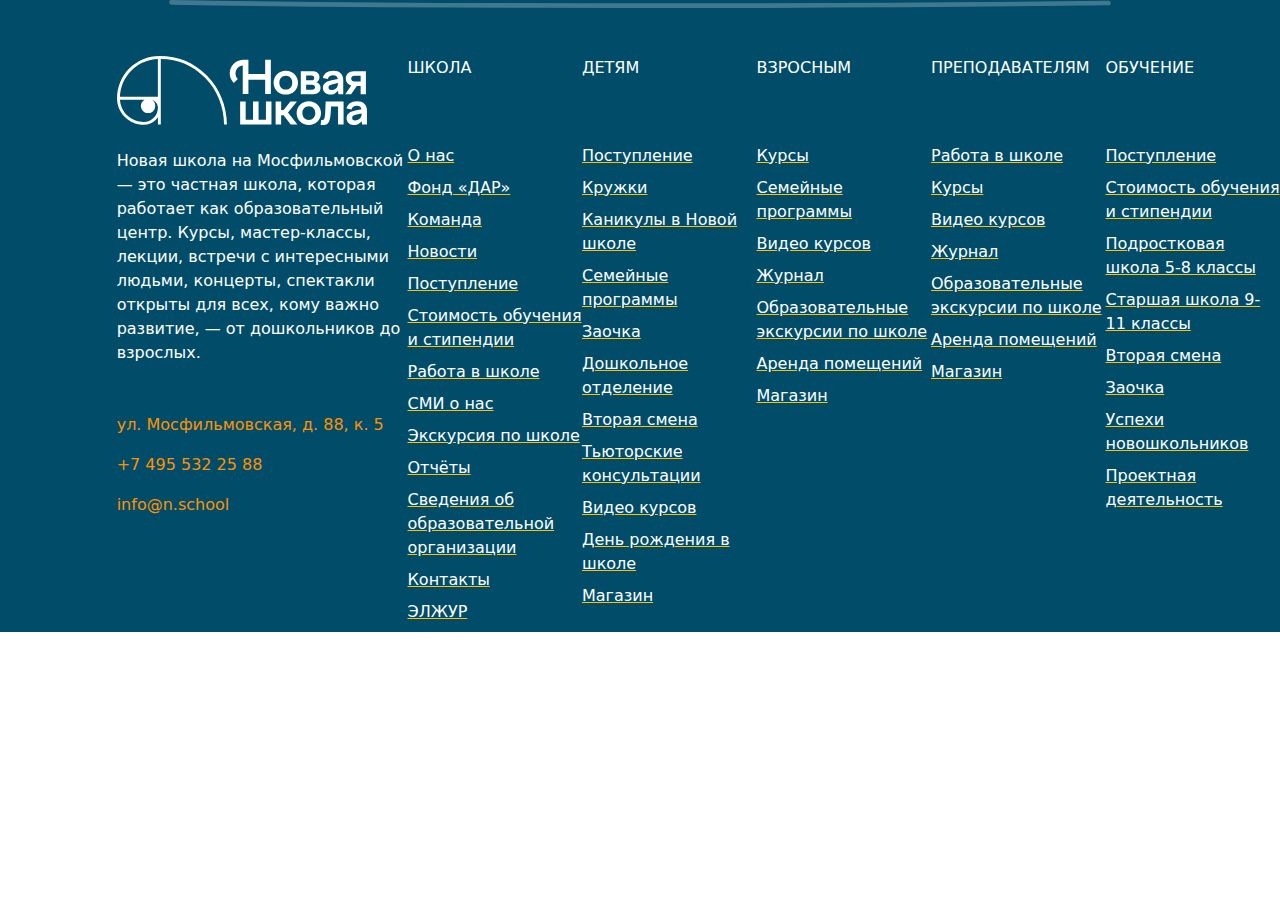
<file: LR2/footer.html>
<!doctype html>
<html lang="en">
<head>
    <meta charset="UTF-8">
    <meta name="viewport"
          content="width=device-width, user-scalable=no, initial-scale=1.0, maximum-scale=1.0, minimum-scale=1.0">
    <meta http-equiv="X-UA-Compatible" content="ie=edge">
    <title>Document</title>
    <link rel="stylesheet" href="bootstrap/bootstrap.css">
</head>
<body>
<footer style="background:#004c69;">
    <div class="container-fluid ">

        <!--  HR -->
        <div class="d-flex justify-content-center">
            <img src="public/hr.svg" alt="" class="opacity-25 mb-5" style="width: 75%;">
        </div>

        <div class="row offset-1 text-white">
            <div class="col-3 pe-0 ps-0">
                <img src="public/logo-white.svg" alt="лого" class="img-fluid mb-4" style="width: 250px;">
                <p class="mb-5">
                    Новая школа на Мосфильмовской — это частная школа, которая работает как образовательный центр.
                    Курсы, мастер-классы, лекции, встречи с интересными людьми, концерты, спектакли открыты для всех,
                    кому важно развитие, — от дошкольников до взрослых.
                </p>
                <p style="color: #ff9100">ул. Мосфильмовская, д. 88, к. 5</p>
                <p>
                    <a class="text-decoration-none" style="color: #ff9100" href="tel: +7 495 532 25 88">+7 495 532 25 88</a>
                </p>
                <p>
                    <a class="text-decoration-none" style="color: #ff9100" href="mailto:info@n.school">info@n.school</a>
                </p>
            </div>
            <div class="col pe-0 ps-0">
                <p class="mb-5">ШКОЛА</p>
                <a href="#" class="text-white link-underline-warning d-block mb-2 pt-3">О нас</a>
                <a href="#" class="text-white link-underline-warning d-block mb-2">Фонд «ДАР»</a>
                <a href="#" class="text-white link-underline-warning d-block mb-2">Команда</a>
                <a href="#" class="text-white link-underline-warning d-block mb-2">Новости</a>
                <a href="#" class="text-white link-underline-warning d-block mb-2">Поступление</a>
                <a href="#" class="text-white link-underline-warning d-block mb-2">Стоимость обучения<br>и стипендии</a>
                <a href="#" class="text-white link-underline-warning d-block mb-2">Работа в школе</a>
                <a href="#" class="text-white link-underline-warning d-block mb-2">СМИ о нас</a>
                <a href="#" class="text-white link-underline-warning d-block mb-2">Экскурсия по школе</a>
                <a href="#" class="text-white link-underline-warning d-block mb-2">Отчёты</a>
                <a href="#" class="text-white link-underline-warning d-block mb-2">Сведения об<br>образовательной<br>организации</a>
                <a href="#" class="text-white link-underline-warning d-block mb-2">Контакты</a>
                <a href="#" class="text-white link-underline-warning d-block mb-2">ЭЛЖУР</a>

            </div>
            <div class="col pe-0 ps-0">
                <p class="mb-5">ДЕТЯМ</p>
                <a href="#" class="text-white link-underline-warning d-block mb-2 pt-3">Поступление</a>
                <a href="#" class="text-white link-underline-warning d-block mb-2">Кружки</a>
                <a href="#" class="text-white link-underline-warning d-block mb-2">Каникулы в Новой школе</a>
                <a href="#" class="text-white link-underline-warning d-block mb-2">Семейные программы</a>
                <a href="#" class="text-white link-underline-warning d-block mb-2">Заочка</a>
                <a href="#" class="text-white link-underline-warning d-block mb-2">Дошкольное отделение</a>
                <a href="#" class="text-white link-underline-warning d-block mb-2">Вторая смена</a>
                <a href="#" class="text-white link-underline-warning d-block mb-2">Тьюторские консультации</a>
                <a href="#" class="text-white link-underline-warning d-block mb-2">Видео курсов</a>
                <a href="#" class="text-white link-underline-warning d-block mb-2">День рождения в школе</a>
                <a href="#" class="text-white link-underline-warning d-block mb-2">Магазин</a>
            </div>
            <div class="col pe-0 ps-0">
                <p class="mb-5">ВЗРОСНЫМ</p>
                <a href="#" class="text-white link-underline-warning d-block mb-2 pt-3">Курсы</a>
                <a href="#" class="text-white link-underline-warning d-block mb-2">Семейные программы</a>
                <a href="#" class="text-white link-underline-warning d-block mb-2">Видео курсов</a>
                <a href="#" class="text-white link-underline-warning d-block mb-2">Журнал</a>
                <a href="#" class="text-white link-underline-warning d-block mb-2">Образовательные<br>экскурсии по школе</a>
                <a href="#" class="text-white link-underline-warning d-block mb-2">Аренда помещений</a>
                <a href="#" class="text-white link-underline-warning d-block mb-2">Магазин</a>
            </div>
            <div class="col pe-0 ps-0">
                <p class="mb-5">ПРЕПОДАВАТЕЛЯМ</p>
                <a href="#" class="text-white link-underline-warning d-block mb-2 pt-3">Работа в школе</a>
                <a href="#" class="text-white link-underline-warning d-block mb-2">Курсы</a>
                <a href="#" class="text-white link-underline-warning d-block mb-2">Видео курсов</a>
                <a href="#" class="text-white link-underline-warning d-block mb-2">Журнал</a>
                <a href="#" class="text-white link-underline-warning d-block mb-2">Образовательные<br>экскурсии по школе</a>
                <a href="#" class="text-white link-underline-warning d-block mb-2">Аренда помещений</a>
                <a href="#" class="text-white link-underline-warning d-block mb-2">Магазин</a>
            </div>
            <div class="col pe-0 ps-0">
                <p class="mb-5">ОБУЧЕНИЕ</p>
                <a href="#" class="text-white link-underline-warning d-block mb-2 pt-3">Поступление</a>
                <a href="#" class="text-white link-underline-warning d-block mb-2">Стоимость обучения и стипендии</a>
                <a href="#" class="text-white link-underline-warning d-block mb-2">Подростковая школа 5-8 классы
                </a>
                <a href="#" class="text-white link-underline-warning d-block mb-2">Старшая школа 9-11 классы
                </a>
                <a href="#" class="text-white link-underline-warning d-block mb-2">Вторая смена</a>
                <a href="#" class="text-white link-underline-warning d-block mb-2">Заочка</a>
                <a href="#" class="text-white link-underline-warning d-block mb-2">Успехи новошкольников</a>
                <a href="#" class="text-white link-underline-warning d-block mb-2">Проектная деятельность</a>

            </div>
        </div>
    </div>
</footer>
<script src="bootstrap/bootstrap.bundle.js"></script>
</body>
</html>
</file>
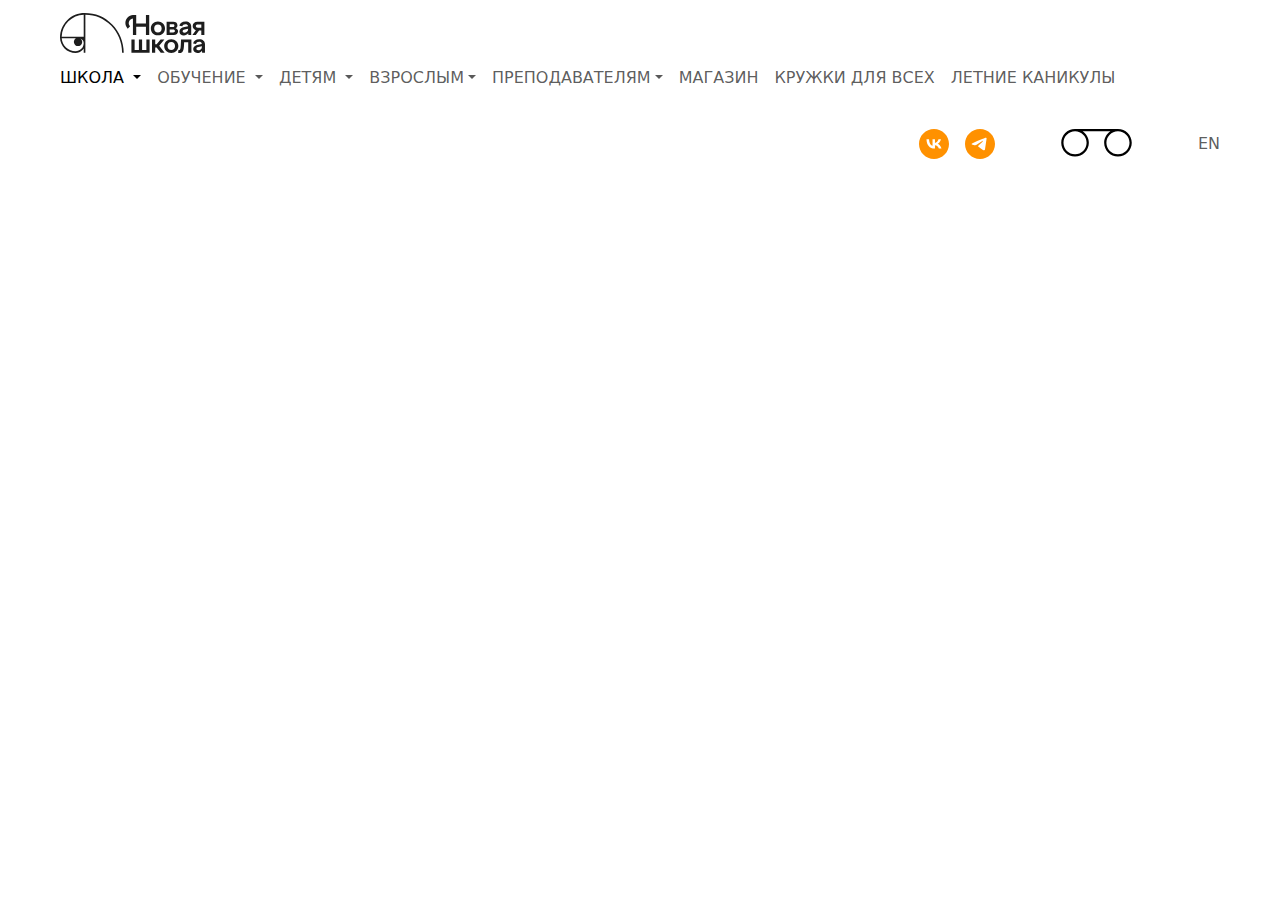
<file: LR2/header.html>
<!doctype html>
<html lang="en">
<head>
    <meta charset="UTF-8">
    <meta name="viewport"
          content="width=device-width, user-scalable=no, initial-scale=1.0, maximum-scale=1.0, minimum-scale=1.0">
    <meta http-equiv="X-UA-Compatible" content="ie=edge">
    <link rel="stylesheet" href="bootstrap/bootstrap.css">
    <title>Новая школа</title>
    <link rel="icon" href="public/-_1.ico" type="image/x-icon"/>
</head>
<body>
<header>
    <nav class="navbar">
        <div class="container-fluid mx-5">
            <a class="navbar-brand" href="#">
                <img src="public/logo.svg" alt="лого" class="img-fluid" style="height: 40px;">
            </a>

            <!-- Левая часть -->
            <ul class="navbar-nav d-flex flex-row align-items-center me-auto gap-3">
                <li class="nav-item dropdown">
                    <a class="nav-link active dropdown-toggle" href="#" role="button" data-bs-toggle="dropdown"
                       aria-expanded="false">
                        ШКОЛА
                    </a>
                    <ul class="dropdown-menu overflow-auto" style="max-height: 10rem">
                        <li>
                            <a class="dropdown-item" href="#">О нас</a>
                        </li>
                        <li>
                            <a class="dropdown-item" href="#">Фонд "Дар"</a>
                        </li>
                        <li>
                            <a class="dropdown-item" href="#">Команда</a>
                        </li>
                        <li>
                            <a class="dropdown-item" href="#">Новости</a>
                        </li>
                        <li>
                            <a class="dropdown-item" href="#">Поступление</a>
                        </li>
                        <li>
                            <a class="dropdown-item" href="#">Стоимость обучения и стипендии</a>
                        </li>
                        <li>
                            <a class="dropdown-item" href="#">Работа в школе</a>
                        </li>
                        <li>
                            <a class="dropdown-item" href="#">Продюсерский центр</a>
                        </li>
                        <li>
                            <a class="dropdown-item" href="#">СМИ о нас</a>
                        </li>
                        <li>
                            <a class="dropdown-item" href="#">Экскурсия по школе</a>
                        </li>
                        <li>
                            <a class="dropdown-item" href="#">Отчёты</a>
                        </li>
                        <li>
                            <a class="dropdown-item" href="#">Сведения об образовательной организации</a>
                        </li>
                        <li>
                            <a class="dropdown-item" href="#">Контакты</a>
                        </li>
                        <li>
                            <a class="dropdown-item" href="#">ЭЛЖУР</a>
                        </li>
                    </ul>
                </li>
                <li class="nav-item dropdown">
                    <a class="nav-link dropdown-toggle" href="#" role="button" data-bs-toggle="dropdown"
                       aria-expanded="false">
                        ОБУЧЕНИЕ
                    </a>
                    <ul class="dropdown-menu overflow-auto" style="max-height: 10rem">
                        <li>
                            <a class="dropdown-item" href="#">Поступление</a>
                        </li>
                        <li>
                            <a class="dropdown-item" href="#">Стоимость обучения и стипендии</a>
                        </li>
                        <li>
                            <a class="dropdown-item" href="#">Подростковая школа 5-8 классы</a>
                        </li>
                        <li>
                            <a class="dropdown-item" href="#">Старшая школа 9-11 классы</a>
                        </li>
                        <li>
                            <a class="dropdown-item" href="#">Вторая смена</a>
                        </li>
                        <li>
                            <a class="dropdown-item" href="#">Заочка</a>
                        </li>
                        <li>
                            <a class="dropdown-item" href="#">Успехи новошкольников</a>
                        </li>
                        <li>
                            <a class="dropdown-item" href="#">Проектная деятельность</a>
                        </li>
                    </ul>
                </li>
                <li class="nav-item dropdown">
                    <a class="nav-link dropdown-toggle" href="#" role="button" data-bs-toggle="dropdown"
                       aria-expanded="false">
                        ДЕТЯМ
                    </a>
                    <ul class="dropdown-menu overflow-auto" style="max-height: 10rem">
                        <li>
                            <a class="dropdown-item" href="#">Поступление</a>
                        </li>
                        <li>
                            <a class="dropdown-item" href="#">Зимняя школа</a>
                        </li>
                        <li>
                            <a class="dropdown-item" href="#">Кружки для всех</a>
                        </li>
                        <li>
                            <a class="dropdown-item" href="#">Каникулы в Новой школе</a>
                        </li>
                        <li>
                            <a class="dropdown-item" href="#">Семейные программы</a>
                        </li>
                        <li>
                            <a class="dropdown-item" href="#">Заочка</a>
                        </li>
                        <li>
                            <a class="dropdown-item" href="#">Вторая смена</a>
                        </li>
                        <li>
                            <a class="dropdown-item" href="#">Старшая школа Микс</a>
                        </li>
                        <li>
                            <a class="dropdown-item" href="#">Профориентационные экскурсии</a>
                        </li>
                        <li>
                            <a class="dropdown-item" href="#">Дошкольное отделение</a>
                        </li>
                        <li>
                            <a class="dropdown-item" href="#">Тьюторские консультации</a>
                        </li>
                        <li>
                            <a class="dropdown-item" href="#">Видео курсов</a>
                        </li>
                        <li>
                            <a class="dropdown-item" href="#">День рождения в школе</a>
                        </li>
                        <li>
                            <a class="dropdown-item" href="#">Магазин</a>
                        </li>
                        <li>
                            <a class="dropdown-item" href="#">Подарочный сертификат</a>
                        </li>
                    </ul>
                </li>
                <li class="nav-item dropdown">
                    <a class="nav-link dropdown-toggle" href="#" role="button" data-bs-toggle="dropdown"
                       aria-expanded="false">ВЗРОСЛЫМ</a>
                    <ul class="dropdown-menu overflow-auto" style="max-height: 10rem">
                        <li>
                            <a class="dropdown-item" href="#">Работа в школе</a>
                        </li>
                        <li>
                            <a class="dropdown-item" href="#">Курсы</a>
                        </li>
                        <li>
                            <a class="dropdown-item" href="#">Семейные программы</a>
                        </li>
                        <li>
                            <a class="dropdown-item" href="#">Видео курсов</a>
                        </li>
                        <li>
                            <a class="dropdown-item" href="#">Образовательные экскурсии по школе</a>
                        </li>
                        <li>
                            <a class="dropdown-item" href="#">Аренда помещений</a>
                        </li>
                        <li>
                            <a class="dropdown-item" href="#">Магазин</a>
                        </li>
                        <li>
                            <a class="dropdown-item" href="#">Подарочный сертификат</a>
                        </li>
                    </ul>
                </li>
                <li class="nav-item dropdown">
                    <a class="nav-link dropdown-toggle" href="#" role="button" data-bs-toggle="dropdown"
                       aria-expanded="false">ПРЕПОДАВАТЕЛЯМ</a>
                    <ul class="dropdown-menu overflow-auto" style="max-height: 10rem">
                        <li>
                            <a class="dropdown-item" href="#">Работа в школе</a>
                        </li>
                        <li>
                            <a class="dropdown-item" href="#">Курсы</a>
                        </li>
                        <li>
                            <a class="dropdown-item" href="#">Стажировки для тьюторов</a>
                        </li>
                        <li>
                            <a class="dropdown-item" href="#">Видео курсов</a>
                        </li>
                        <li>
                            <a class="dropdown-item" href="#">Образовательные экскурсии по школе</a>
                        </li>
                        <li>
                            <a class="dropdown-item" href="#">Аренда помещений</a>
                        </li>
                        <li>
                            <a class="dropdown-item" href="#">Магазин</a>
                        </li>
                        <li>
                            <a class="dropdown-item" href="#">Подарочный сертификат</a>
                        </li>
                    </ul>
                </li>
                <li class="nav-item">
                    <a class="nav-link" href="#">МАГАЗИН</a>
                </li>
                <li class="nav-item">
                    <a class="nav-link" href="#">КРУЖКИ ДЛЯ ВСЕХ</a>
                </li>
                <li class="nav-item">
                    <a class="nav-link" href="#">ЛЕТНИЕ КАНИКУЛЫ</a>
                </li>
            </ul>

            <!-- Правая часть -->
            <ul class="navbar-nav d-flex flex-row align-items-center ms-auto gap-3">
                <li class="nav-item">
                    <a class="nav-link" href="#"><img src="public/vk-logo.svg" alt="vk-logo"></a>
                </li>
                <li class="nav-item">
                    <a class="nav-link" href="#"><img src="public/tg-logo.svg" alt="tg-logo"></a>
                </li>
                <li class="nav-item mx-5">
                    <a class="nav-link" href="#"><img style="height: 75px" src="public/glaz.svg" alt="ВЕРСИЯ ДЛЯ СЛАБОВИДЯЩИХ" title="ВЕРСИЯ ДЛЯ СЛАБОВИДЯЩИХ"></a>
                </li>
                <li class="nav-item">
                    <a class="nav-link" href="#">EN</a>
                </li>
            </ul>
        </div>
    </nav>
</header>
<script src="bootstrap/bootstrap.bundle.js"></script>
</body>
</html>
</file>
<file: styles.css>
.hero-container {
    position: relative;
    background-image: url('public/прикладная математика и информатика.jpg');
    background-size: cover;
    background-position: center top;
    background-repeat: no-repeat;
}

.hero-container::before {
    content: '';
    position: absolute;
    top: 0;
    left: 0;
    width: 100%;
    height: 100%;
    background-color: rgba(0, 0, 0, 0.4);
    z-index: 1;
}

.hero-container > * {
    position: relative;
    z-index: 2;
}

.breadcrumb-item.white::before {
    color: white !important; /* Делаем белым */
}
.breadcrumb-item.black::before {
    color: black !important; /* Делаем белым */
}

.dropdown {
    display: flex;
    align-items: stretch;
}

.red-link:hover {
    color: red !important;
}

.list-ul-dash {
    list-style-type: none;
}

.list-ul-dash li::before {
    content: "\2014\a0";
}

body {
    max-width: 100%;
    overflow-x: hidden;
}

@media (min-width: 1600px) {
    body {
        max-width: 1600px; /* Максимальная ширина контента */
        margin: 0 auto; /* Центрирование контента с белыми полями */
        background-color: #fff; /* Белый фон */
        box-shadow: 0 10px 20px rgba(0, 0, 0, 0.2);
    }
}
</file>
